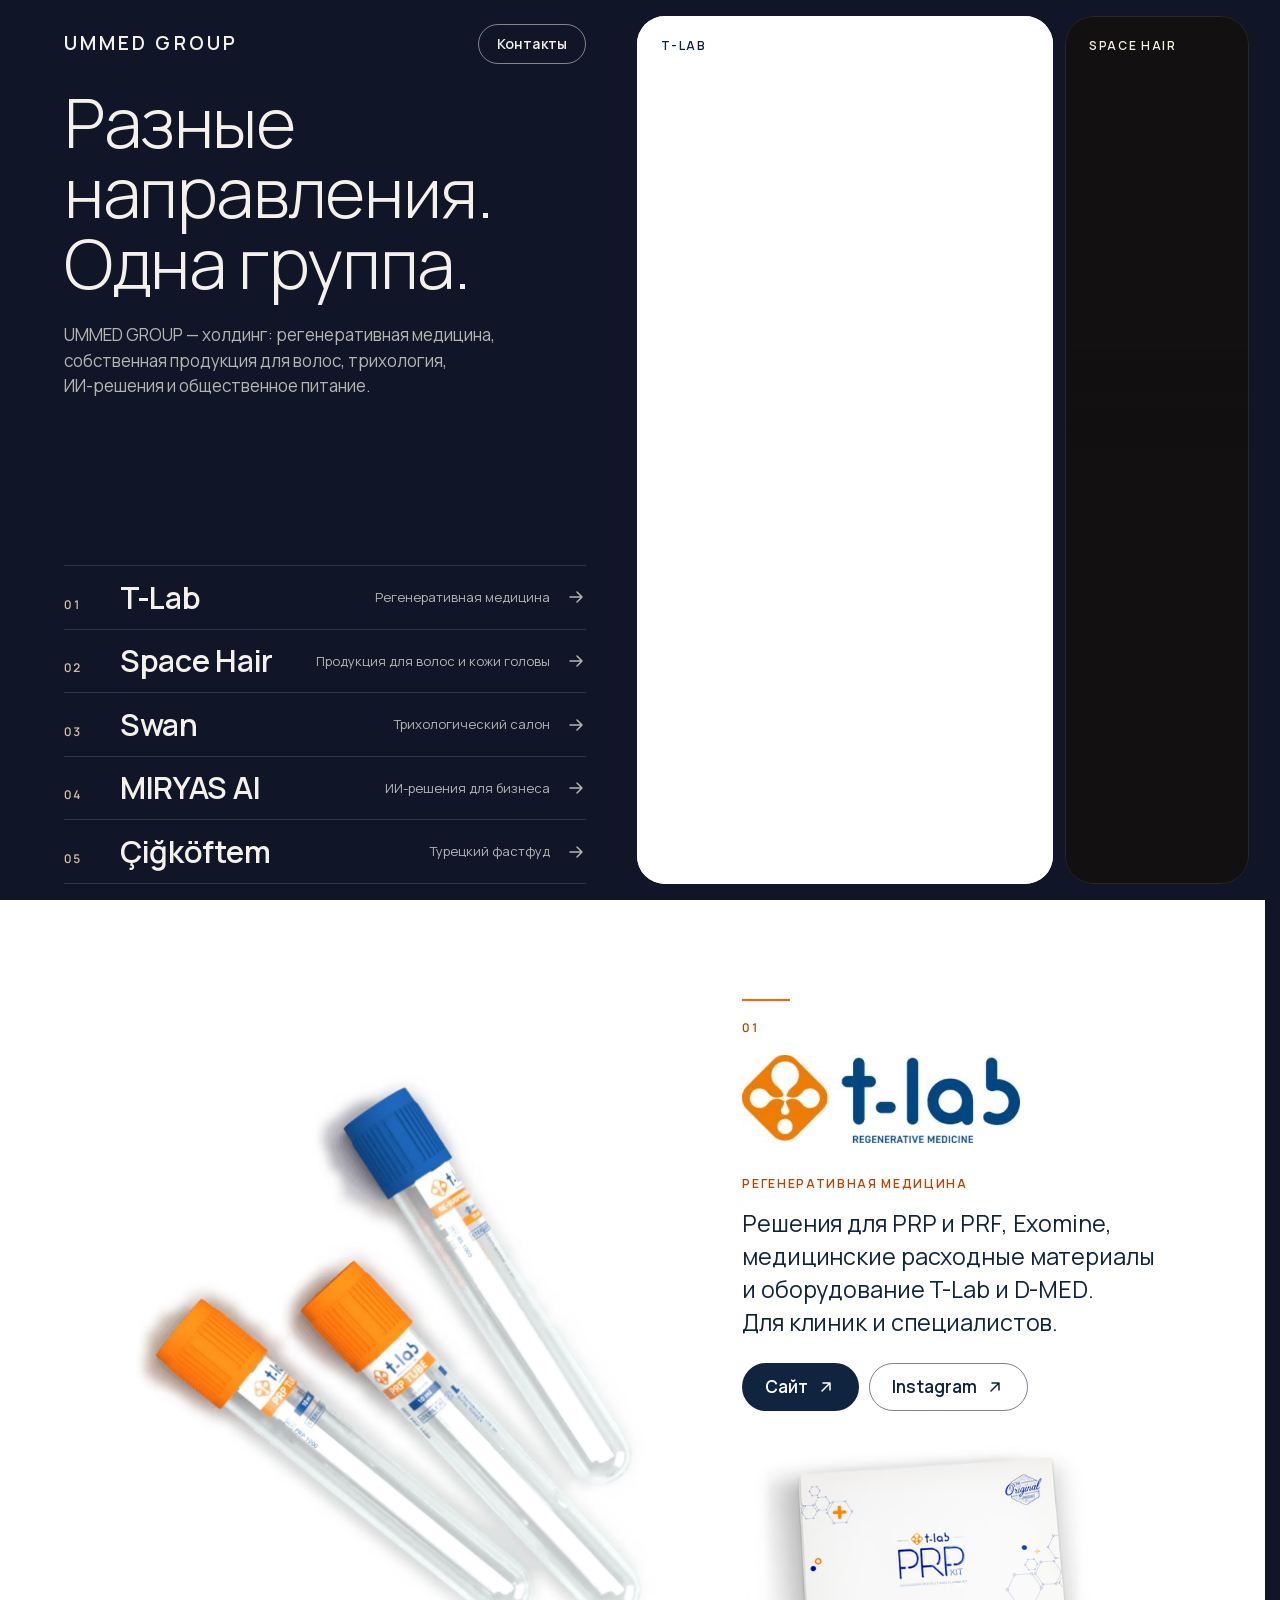
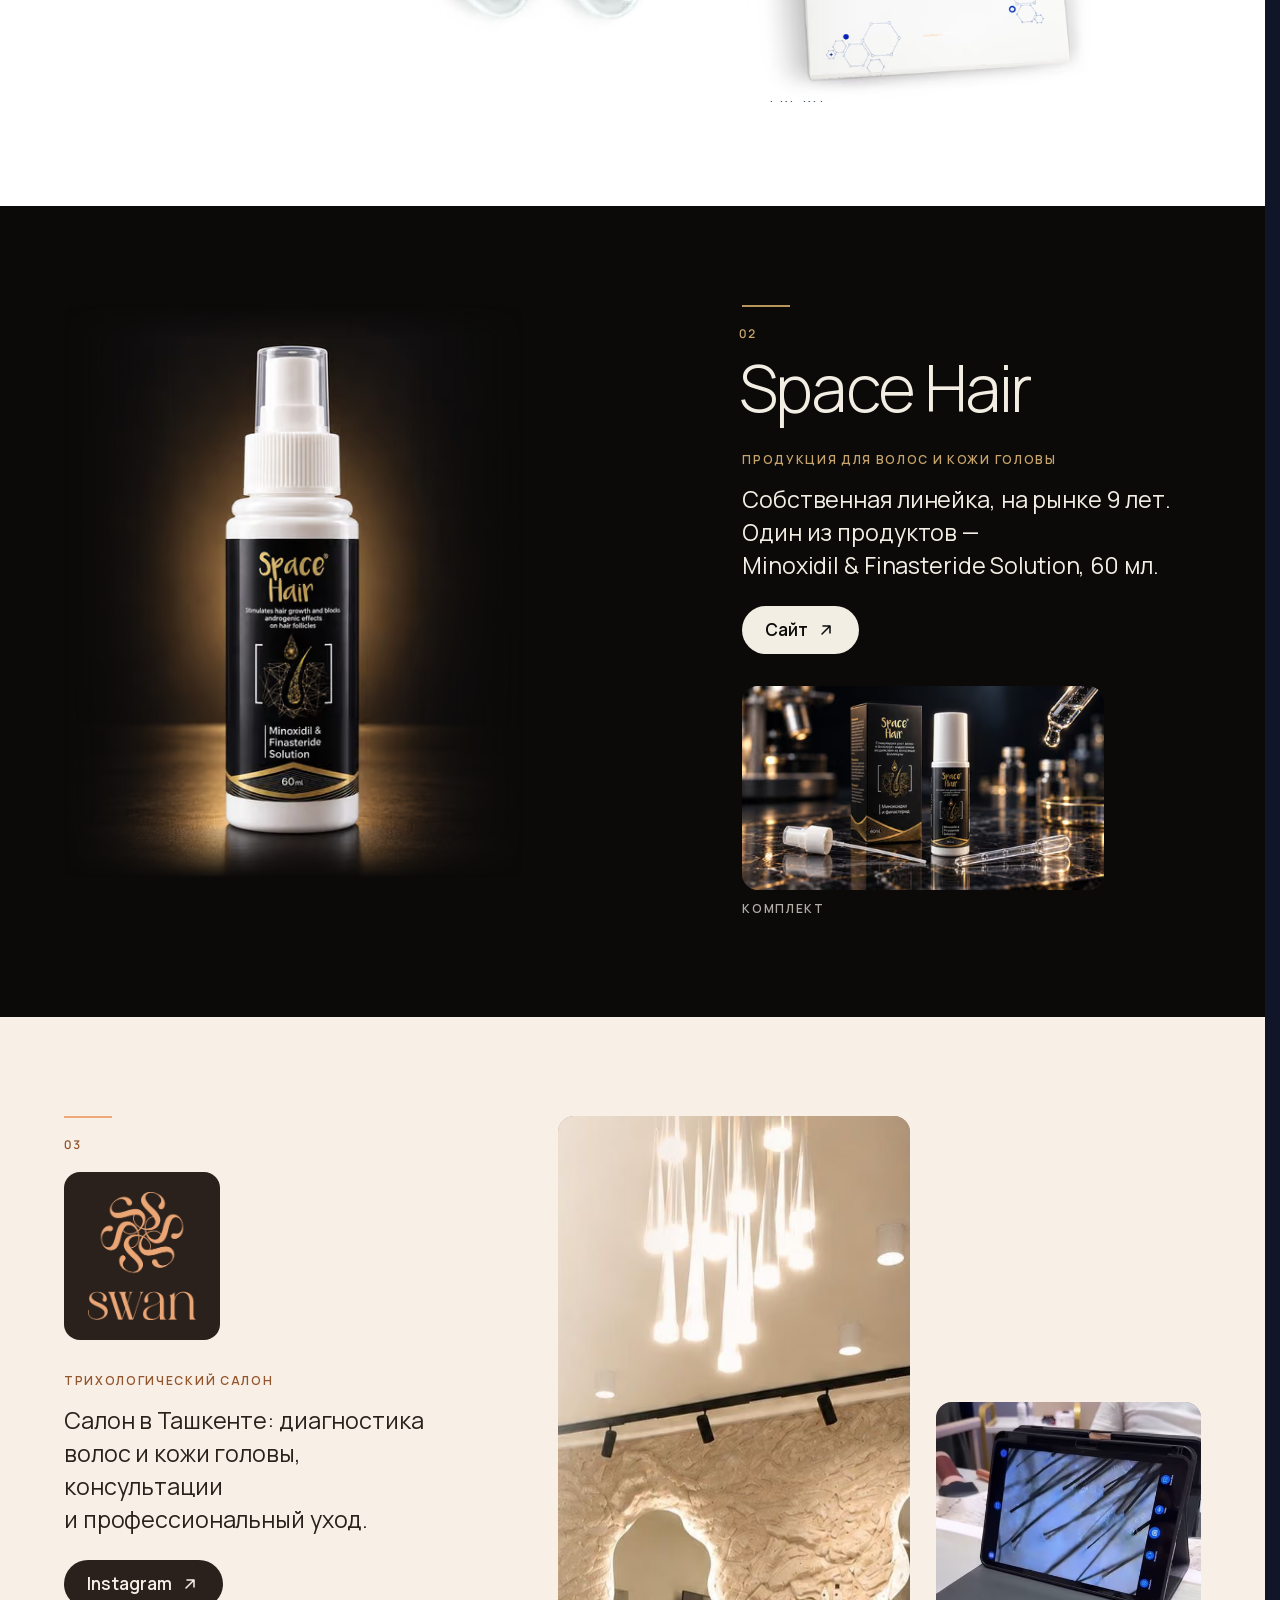
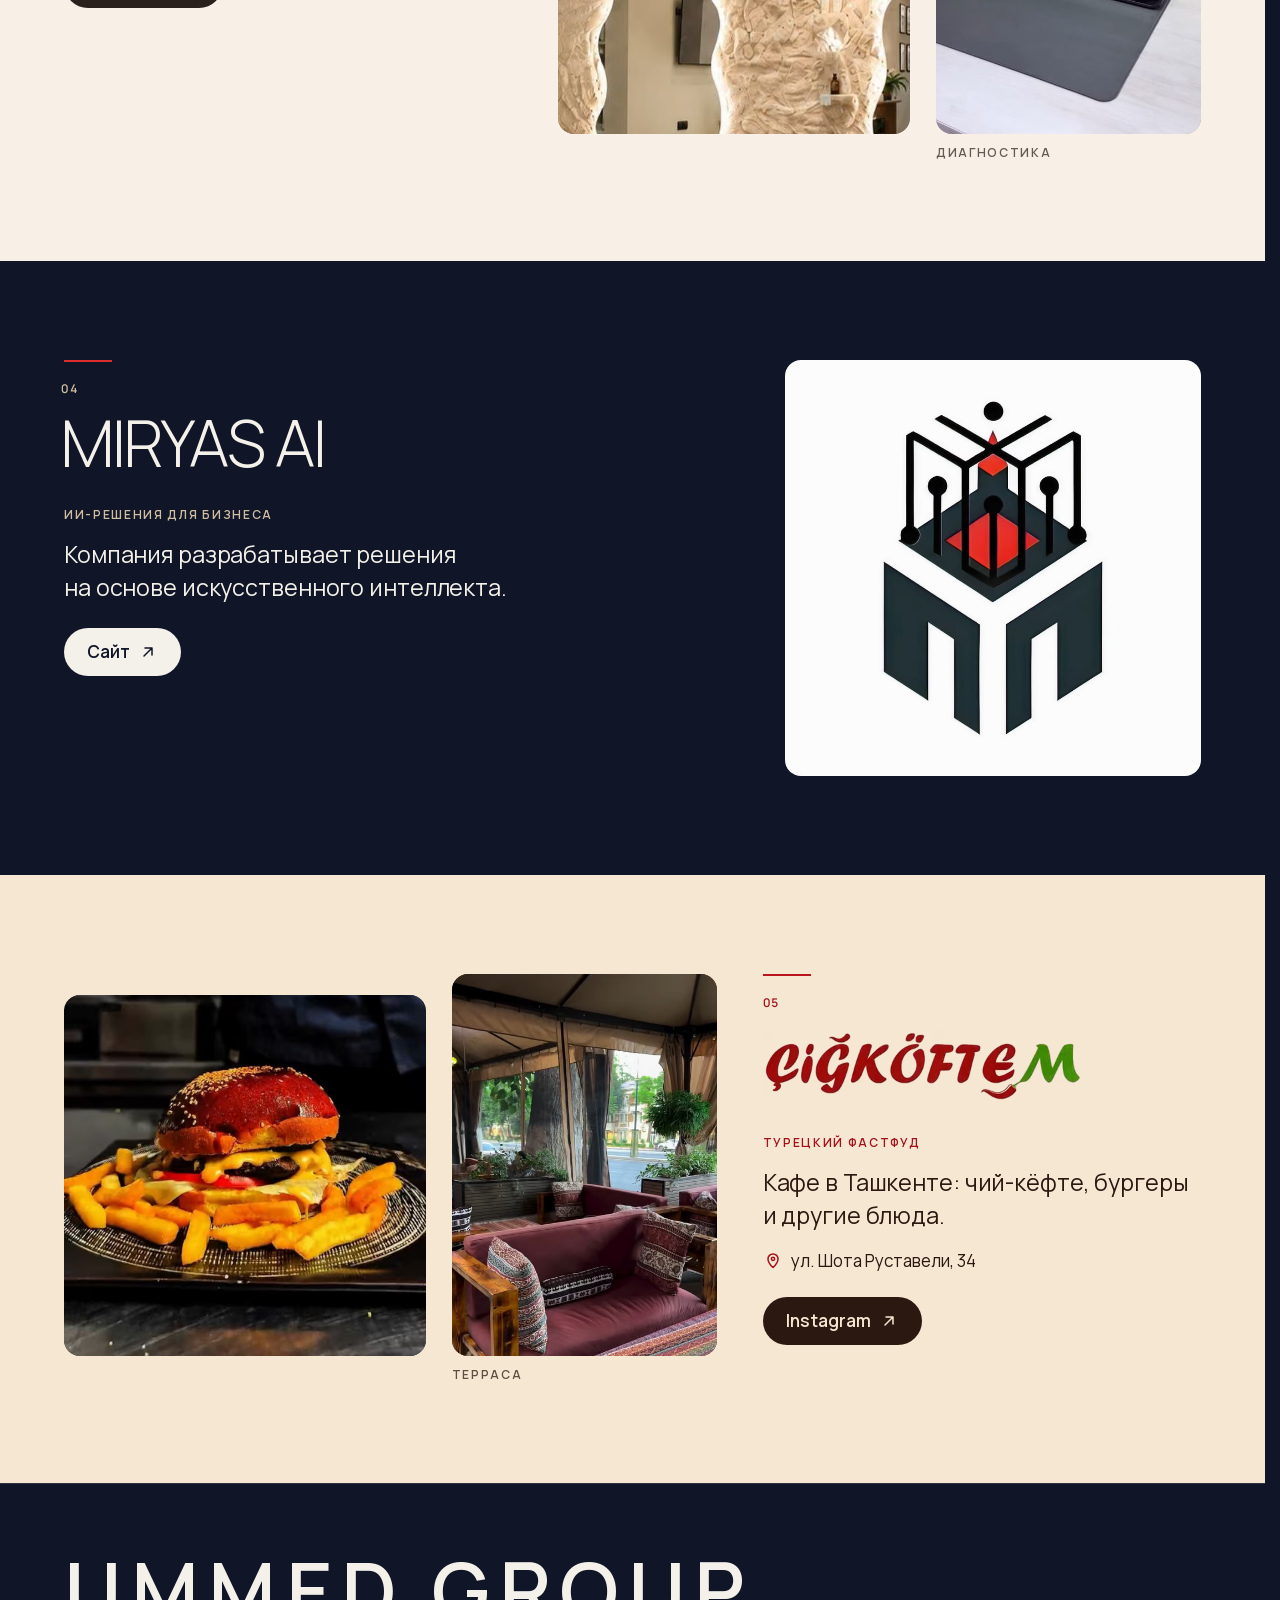
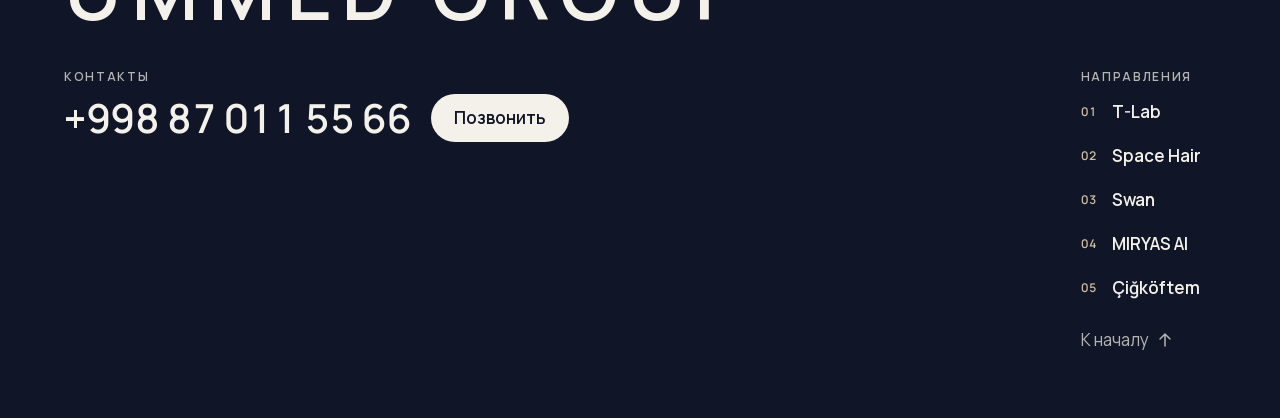
<file: group.html>
<!DOCTYPE html><html lang="ru" data-theme="dark" class="manrope_14d1eb38-module__iLh2pq__variable h-full antialiased"><head><meta charSet="utf-8"/><meta name="viewport" content="width=device-width, initial-scale=1, viewport-fit=cover"/><link rel="preload" href="/_next/static/media/6ab0db14f70d8ed6-s.p.13hnt-xgp82zk.woff2" as="font" crossorigin="" type="font/woff2"/><link rel="preload" href="/_next/static/media/a343f882a40d2cc9-s.p.1sj6eobyi31rd.woff2" as="font" crossorigin="" type="font/woff2"/><link rel="preload" href="/_next/static/media/d3fe2f289711ac3f-s.p.1l2zhvq5eocqf.woff2" as="font" crossorigin="" type="font/woff2"/><link rel="stylesheet" href="/_next/static/chunks/0la8-m1guslka.css" data-precedence="next"/><link rel="preload" as="script" fetchPriority="low" href="/_next/static/chunks/310vm2bl3xxpt.js"/><script src="/_next/static/chunks/2tswzwt7g9k6a.js" async=""></script><script src="/_next/static/chunks/39u3ld3zqxqqm.js" async=""></script><script src="/_next/static/chunks/10647oklcpsvw.js" async=""></script><script src="/_next/static/chunks/turbopack-3c_lt6bfvu0aq.js" async=""></script><script src="/_next/static/chunks/3fntmmi971322.js" async=""></script><script src="/_next/static/chunks/22i43cg4l4-dq.js" async=""></script><script src="/_next/static/chunks/10tqvzy8s-rbc.js" async=""></script><meta name="theme-color" content="#101627"/><meta name="color-scheme" content="dark"/><title>UMMED GROUP — направления холдинга</title><meta name="description" content="UMMED GROUP — холдинг: регенеративная медицина, собственная продукция для волос, трихология, ИИ-решения и общественное питание."/><link rel="canonical" href="https://ummed-group.github.io/group"/><meta property="og:title" content="UMMED GROUP — направления холдинга"/><meta property="og:description" content="UMMED GROUP — холдинг: регенеративная медицина, собственная продукция для волос, трихология, ИИ-решения и общественное питание."/><meta property="og:url" content="https://ummed-group.github.io/group"/><meta property="og:site_name" content="UMMED GROUP"/><meta property="og:locale" content="ru_RU"/><meta property="og:image" content="https://ummed-group.github.io/opengraph-image.png?16ccebe568530f17"/><meta property="og:image:type" content="image/png"/><meta property="og:image:width" content="1200"/><meta property="og:image:height" content="630"/><meta property="og:image:alt" content="UMMED GROUP: разные направления, одна группа"/><meta property="og:type" content="website"/><meta name="twitter:card" content="summary_large_image"/><meta name="twitter:title" content="UMMED GROUP — направления холдинга"/><meta name="twitter:description" content="UMMED GROUP — холдинг: регенеративная медицина, собственная продукция для волос, трихология, ИИ-решения и общественное питание."/><meta name="twitter:image" content="https://ummed-group.github.io/opengraph-image.png?16ccebe568530f17"/><meta name="twitter:image:alt" content="UMMED GROUP: разные направления, одна группа"/><meta name="twitter:image:type" content="image/png"/><meta name="twitter:image:width" content="1200"/><meta name="twitter:image:height" content="630"/><link rel="icon" href="/icon.svg?icon.2zponjdi3qjia.svg" sizes="any" type="image/svg+xml"/><link rel="apple-touch-icon" href="/apple-icon.png?77cb9d6d57eafe8d" type="image/png" sizes="180x180"/><meta name="next-size-adjust" content=""/><script src="/_next/static/chunks/0cz1d0mv5g_q7.js" noModule=""></script></head><body class="flex min-h-full flex-col"><div hidden=""><!--$--><!--/$--></div><main class="flex-1"><div class="hero" data-theme-section="dark"><header class="hero-head"><p class="brand-mark" lang="en">UMMED GROUP</p><a href="#contacts" class="btn btn-sm">Контакты</a></header><section aria-labelledby="hero-title" class="hero-copy"><h1 id="hero-title" class="hero-title">Разные направления. Одна группа.</h1><p class="hero-sub"><span lang="en">UMMED GROUP</span> — холдинг: регенеративная медицина, собственная продукция для волос, трихология, <span class="nw">ИИ-решения</span> и общественное питание.</p></section><section id="directions" aria-labelledby="directions-title" class="hero-index" tabindex="-1"><h2 id="directions-title" class="sr-only">Направления</h2><ol class="index"><li><a href="#g-tlab" class="index-row" data-brand="tlab"><span class="index-num">01</span><span class="index-name" lang="en">T-Lab</span><span class="index-cat">Регенеративная медицина</span><svg aria-hidden="true" focusable="false" viewBox="0 0 20 20" width="20" height="20" fill="none" stroke="currentColor" stroke-width="1.5" stroke-linecap="round" stroke-linejoin="round" class="index-arrow"><path d="M4 10h12M11 5l5 5-5 5"></path></svg></a></li><li><a href="#g-spacehair" class="index-row" data-brand="spacehair"><span class="index-num">02</span><span class="index-name" lang="en">Space Hair</span><span class="index-cat">Продукция для волос и кожи головы</span><svg aria-hidden="true" focusable="false" viewBox="0 0 20 20" width="20" height="20" fill="none" stroke="currentColor" stroke-width="1.5" stroke-linecap="round" stroke-linejoin="round" class="index-arrow"><path d="M4 10h12M11 5l5 5-5 5"></path></svg></a></li><li><a href="#g-swan" class="index-row" data-brand="swan"><span class="index-num">03</span><span class="index-name" lang="en">Swan</span><span class="index-cat">Трихологический салон</span><svg aria-hidden="true" focusable="false" viewBox="0 0 20 20" width="20" height="20" fill="none" stroke="currentColor" stroke-width="1.5" stroke-linecap="round" stroke-linejoin="round" class="index-arrow"><path d="M4 10h12M11 5l5 5-5 5"></path></svg></a></li><li><a href="#g-miryas" class="index-row" data-brand="miryas"><span class="index-num">04</span><span class="index-name" lang="en">MIRYAS AI</span><span class="index-cat"><span class="nw">ИИ-решения</span> для бизнеса</span><svg aria-hidden="true" focusable="false" viewBox="0 0 20 20" width="20" height="20" fill="none" stroke="currentColor" stroke-width="1.5" stroke-linecap="round" stroke-linejoin="round" class="index-arrow"><path d="M4 10h12M11 5l5 5-5 5"></path></svg></a></li><li><a href="#g-cigkoftem" class="index-row" data-brand="cigkoftem"><span class="index-num">05</span><span class="index-name" lang="tr">Çiğköftem</span><span class="index-cat">Турецкий фастфуд</span><svg aria-hidden="true" focusable="false" viewBox="0 0 20 20" width="20" height="20" fill="none" stroke="currentColor" stroke-width="1.5" stroke-linecap="round" stroke-linejoin="round" class="index-arrow"><path d="M4 10h12M11 5l5 5-5 5"></path></svg></a></li></ol><dialog class="sheet" data-theme="dark" aria-labelledby="sheet-title"><div class="sheet-inner"><div class="sheet-handle" aria-hidden="true"></div><div class="sheet-head"><h2 id="sheet-title" class="sheet-title" tabindex="-1"></h2><button type="button" class="sheet-close" aria-label="Закрыть">Закрыть<svg aria-hidden="true" focusable="false" viewBox="0 0 20 20" width="20" height="20" fill="none" stroke="currentColor" stroke-width="1.5" stroke-linecap="round" stroke-linejoin="round"><path d="M5 5l10 10M15 5L5 15"></path></svg></button></div></div></dialog></section><div class="hero-scene"><div class="scene"><a class="scene-panel scene-main" href="#g-tlab" data-theme="tlab" style="--tile-bg:#FFFFFF"><figure class="stage stage-tall" style="background:#FFFFFF;--ow:0.65;--oh:0.68;--cx:0.495;--cy:0.49;--ar:1;--fill:0.96;--t-ow:0.47;--t-oh:0.72;--t-cx:0.4;--t-cy:0.5"><picture><source type="image/avif" srcSet="/img/tlab/tubes-480.avif 480w, /img/tlab/tubes-960.avif 960w, /img/tlab/tubes-1600.avif 1600w, /img/tlab/tubes-2400.avif 2400w" sizes="(min-width: 1024px) 76vw, 72vw" media="(min-width: 640px)"/><source type="image/webp" srcSet="/img/tlab/tubes-480.webp 480w, /img/tlab/tubes-960.webp 960w, /img/tlab/tubes-1600.webp 1600w, /img/tlab/tubes-2400.webp 2400w" sizes="(min-width: 1024px) 76vw, 72vw" media="(min-width: 640px)"/><img src="[data-uri]" width="2400" height="2400" alt="" loading="eager" fetchPriority="high" decoding="sync" class="stage-img" style="object-fit:contain;object-position:50% 50%"/></picture></figure><span class="scene-cap" lang="en">T-Lab</span></a><a class="scene-panel scene-accent" href="#g-spacehair" data-theme="black" style="--tile-bg:#121010"><figure class="plate" style="background:#121010"><picture><source type="image/avif" srcSet="/img/spacehair/front-480.avif 480w, /img/spacehair/front-960.avif 960w, /img/spacehair/front-1122.avif 1122w" sizes="30vw" media="(min-width: 640px)"/><source type="image/webp" srcSet="/img/spacehair/front-480.webp 480w, /img/spacehair/front-960.webp 960w, /img/spacehair/front-1122.webp 1122w" sizes="30vw" media="(min-width: 640px)"/><img src="[data-uri]" width="1122" height="1402" alt="" loading="eager" fetchPriority="auto" decoding="sync" class="plate-img " style="object-fit:cover;object-position:50% 50%"/></picture></figure><span class="scene-cap" lang="en">Space Hair</span></a></div></div></div><section id="g-tlab" tabindex="-1" class="g g-object" data-theme-section="tlab" aria-labelledby="g-tlab-title" style="--g-accent:#FF5F00"><div class="g-inner"><header class="g-head"><h2 id="g-tlab-title" class="g-name reveal g-name-sm"><span class="g-num">01</span> <span class="sr-only" lang="en">T-Lab</span></h2><div class="g-logo reveal" style="--logo-h:4.25rem;--logo-h-lg:5.5rem"><picture><source type="image/avif" srcSet="/img/tlab/logo-480.avif 480w, /img/tlab/logo-960.avif 960w, /img/tlab/logo-1600.avif 1600w" sizes="(min-width: 1024px) 278px, 215px"/><source type="image/webp" srcSet="/img/tlab/logo-480.webp 480w, /img/tlab/logo-960.webp 960w, /img/tlab/logo-1600.webp 1600w" sizes="(min-width: 1024px) 278px, 215px"/><img src="/img/tlab/logo-1600.webp" srcSet="/img/tlab/logo-480.webp 480w, /img/tlab/logo-960.webp 960w, /img/tlab/logo-1600.webp 1600w" sizes="(min-width: 1024px) 278px, 215px" width="1600" height="508" alt="" loading="lazy" fetchPriority="auto" decoding="async" style="object-fit:contain;object-position:50% 50%"/></picture></div></header><div class="g-main reveal reveal-photo"><figure class="stage g-shot g-shot-main" style="background:#FFFFFF;--ow:0.65;--oh:0.68;--cx:0.495;--cy:0.49;--ar:1;--fill:0.92"><picture><source type="image/avif" srcSet="/img/tlab/tubes-480.avif 480w, /img/tlab/tubes-960.avif 960w, /img/tlab/tubes-1600.avif 1600w, /img/tlab/tubes-2400.avif 2400w" sizes="(min-width: 1024px) 80vw, 130vw"/><source type="image/webp" srcSet="/img/tlab/tubes-480.webp 480w, /img/tlab/tubes-960.webp 960w, /img/tlab/tubes-1600.webp 1600w, /img/tlab/tubes-2400.webp 2400w" sizes="(min-width: 1024px) 80vw, 130vw"/><img src="/img/tlab/tubes-2400.webp" srcSet="/img/tlab/tubes-480.webp 480w, /img/tlab/tubes-960.webp 960w, /img/tlab/tubes-1600.webp 1600w, /img/tlab/tubes-2400.webp 2400w" sizes="(min-width: 1024px) 80vw, 130vw" width="2400" height="2400" alt="Три пробирки T-Lab: две PRP Tube с оранжевыми крышками и одна с синей" loading="lazy" fetchPriority="auto" decoding="async" class="stage-img" style="object-fit:contain;object-position:50% 50%"/></picture></figure></div><div class="g-text"><p class="g-cat reveal">Регенеративная медицина</p><p class="g-blurb reveal">Решения для <span lang="en">PRP</span> и <span lang="en">PRF</span>, <span lang="en">Exomine</span>, медицинские расходные материалы и оборудование <span lang="en"><span class="nw">T-Lab</span></span> и <span lang="en"><span class="nw">D-MED</span></span>. Для клиник и специалистов.</p><div class="g-actions reveal"><a class="btn btn-primary" href="https://tlab.com.uz/" target="_blank" rel="noopener noreferrer" aria-label="Сайт T-Lab, в новой вкладке">Сайт<svg aria-hidden="true" focusable="false" viewBox="0 0 20 20" width="20" height="20" fill="none" stroke="currentColor" stroke-width="1.5" stroke-linecap="round" stroke-linejoin="round"><path d="M6 14L14 6M7 6h7v7"></path></svg></a><a class="btn " href="https://www.instagram.com/tlab.uz/" target="_blank" rel="noopener noreferrer" aria-label="Instagram T-Lab, в новой вкладке">Instagram<svg aria-hidden="true" focusable="false" viewBox="0 0 20 20" width="20" height="20" fill="none" stroke="currentColor" stroke-width="1.5" stroke-linecap="round" stroke-linejoin="round"><path d="M6 14L14 6M7 6h7v7"></path></svg></a></div></div><div class="g-extras"><figure class="g-extra reveal reveal-photo"><div class="stage g-shot" style="background:#FFFFFF;--ow:0.87;--oh:0.66;--cx:0.49;--cy:0.49;--ar:1;--fill:0.92"><picture><source type="image/avif" srcSet="/img/tlab/kit-480.avif 480w, /img/tlab/kit-960.avif 960w, /img/tlab/kit-1600.avif 1600w, /img/tlab/kit-2000.avif 2000w" sizes="(min-width: 1024px) 34vw, 96vw"/><source type="image/webp" srcSet="/img/tlab/kit-480.webp 480w, /img/tlab/kit-960.webp 960w, /img/tlab/kit-1600.webp 1600w, /img/tlab/kit-2000.webp 2000w" sizes="(min-width: 1024px) 34vw, 96vw"/><img src="/img/tlab/kit-2000.webp" srcSet="/img/tlab/kit-480.webp 480w, /img/tlab/kit-960.webp 960w, /img/tlab/kit-1600.webp 1600w, /img/tlab/kit-2000.webp 2000w" sizes="(min-width: 1024px) 34vw, 96vw" width="2000" height="2000" alt="Коробка T-Lab PRP Kit" loading="lazy" fetchPriority="auto" decoding="async" class="stage-img" style="object-fit:contain;object-position:50% 50%"/></picture></div><figcaption class="g-caption"><span lang="en">PRP Kit</span></figcaption></figure></div></div></section><section id="g-spacehair" tabindex="-1" class="g g-showcase" data-theme-section="black" aria-labelledby="g-spacehair-title" style="--g-accent:#B8955A"><div class="g-inner"><header class="g-head"><h2 id="g-spacehair-title" class="g-name reveal "><span class="g-num">02</span> <span lang="en">Space Hair</span></h2></header><div class="g-main reveal reveal-photo"><figure class="plate g-shot g-shot-main" style="background:#121010"><picture><source type="image/avif" srcSet="/img/spacehair/front-480.avif 480w, /img/spacehair/front-960.avif 960w, /img/spacehair/front-1122.avif 1122w" sizes="(min-width: 1024px) 34vw, 92vw"/><source type="image/webp" srcSet="/img/spacehair/front-480.webp 480w, /img/spacehair/front-960.webp 960w, /img/spacehair/front-1122.webp 1122w" sizes="(min-width: 1024px) 34vw, 92vw"/><img src="/img/spacehair/front-1122.webp" srcSet="/img/spacehair/front-480.webp 480w, /img/spacehair/front-960.webp 960w, /img/spacehair/front-1122.webp 1122w" sizes="(min-width: 1024px) 34vw, 92vw" width="1122" height="1402" alt="Флакон Space Hair Minoxidil &amp; Finasteride Solution, 60 мл, на тёмном фоне" loading="lazy" fetchPriority="auto" decoding="async" class="plate-img " style="object-fit:cover;object-position:50% 50%"/></picture></figure></div><div class="g-text"><p class="g-cat reveal">Продукция для волос и кожи головы</p><p class="g-blurb reveal">Собственная линейка, на рынке 9 лет. Один из продуктов — <span lang="en">Minoxidil &amp; Finasteride Solution</span>, 60 мл.</p><div class="g-actions reveal"><a class="btn btn-primary" href="https://spacehair.net/" target="_blank" rel="noopener noreferrer" aria-label="Сайт Space Hair, в новой вкладке">Сайт<svg aria-hidden="true" focusable="false" viewBox="0 0 20 20" width="20" height="20" fill="none" stroke="currentColor" stroke-width="1.5" stroke-linecap="round" stroke-linejoin="round"><path d="M6 14L14 6M7 6h7v7"></path></svg></a></div></div><div class="g-extras"><figure class="g-extra reveal reveal-photo"><div class="plate g-shot" style="background:#24201F"><picture><source type="image/avif" srcSet="/img/spacehair/set-480.avif 480w, /img/spacehair/set-960.avif 960w, /img/spacehair/set-1672.avif 1672w" sizes="(min-width: 1024px) 30vw, 92vw"/><source type="image/webp" srcSet="/img/spacehair/set-480.webp 480w, /img/spacehair/set-960.webp 960w, /img/spacehair/set-1672.webp 1672w" sizes="(min-width: 1024px) 30vw, 92vw"/><img src="/img/spacehair/set-1672.webp" srcSet="/img/spacehair/set-480.webp 480w, /img/spacehair/set-960.webp 960w, /img/spacehair/set-1672.webp 1672w" sizes="(min-width: 1024px) 30vw, 92vw" width="1672" height="941" alt="Коробка, флакон, распылитель и пипетка Space Hair на чёрном мраморе" loading="lazy" fetchPriority="auto" decoding="async" class="plate-img " style="object-fit:cover;object-position:50% 50%"/></picture></div><figcaption class="g-caption">Комплект</figcaption></figure></div></div></section><section id="g-swan" tabindex="-1" class="g g-salon" data-theme-section="swan" aria-labelledby="g-swan-title" style="--g-accent:#EDA876"><div class="g-inner"><header class="g-head"><h2 id="g-swan-title" class="g-name reveal g-name-sm"><span class="g-num">03</span> <span class="sr-only" lang="en">Swan</span></h2><div class="g-logo reveal" style="--logo-h:5.5rem;--logo-h-lg:8rem"><picture><source type="image/avif" srcSet="/img/swan/logo-480.avif 480w, /img/swan/logo-960.avif 960w, /img/swan/logo-1600.avif 1600w" sizes="(min-width: 1024px) 109px, 75px"/><source type="image/webp" srcSet="/img/swan/logo-480.webp 480w, /img/swan/logo-960.webp 960w, /img/swan/logo-1600.webp 1600w" sizes="(min-width: 1024px) 109px, 75px"/><img src="/img/swan/logo-1600.webp" srcSet="/img/swan/logo-480.webp 480w, /img/swan/logo-960.webp 960w, /img/swan/logo-1600.webp 1600w" sizes="(min-width: 1024px) 109px, 75px" width="1600" height="1891" alt="" loading="lazy" fetchPriority="auto" decoding="async" style="object-fit:contain;object-position:50% 50%"/></picture></div></header><div class="g-main reveal reveal-photo"><figure class="plate g-shot g-shot-main" style="background:#B19B83"><picture><source type="image/avif" srcSet="/img/swan/interior-470.avif 470w" sizes="(min-width: 1024px) 352px, 52vw"/><source type="image/webp" srcSet="/img/swan/interior-470.webp 470w" sizes="(min-width: 1024px) 352px, 52vw"/><img src="/img/swan/interior-470.webp" srcSet="/img/swan/interior-470.webp 470w" sizes="(min-width: 1024px) 352px, 52vw" width="470" height="825" alt="Салон Swan: подвесные светильники и зеркало в рельефной стене" loading="lazy" fetchPriority="auto" decoding="async" class="plate-img " style="object-fit:cover;object-position:50% 50%"/></picture></figure></div><div class="g-text"><p class="g-cat reveal">Трихологический салон</p><p class="g-blurb reveal">Салон в Ташкенте: диагностика волос и кожи головы, консультации и профессиональный уход.</p><div class="g-actions reveal"><a class="btn btn-primary" href="https://www.instagram.com/swan_uz/" target="_blank" rel="noopener noreferrer" aria-label="Instagram Swan, в новой вкладке">Instagram<svg aria-hidden="true" focusable="false" viewBox="0 0 20 20" width="20" height="20" fill="none" stroke="currentColor" stroke-width="1.5" stroke-linecap="round" stroke-linejoin="round"><path d="M6 14L14 6M7 6h7v7"></path></svg></a></div></div><div class="g-extras"><figure class="g-extra reveal reveal-photo"><div class="plate g-shot" style="background:#9A95A0"><picture><source type="image/avif" srcSet="/img/swan/diagnostics-480.avif 480w, /img/swan/diagnostics-720.avif 720w" sizes="(min-width: 1024px) 288px, 40vw"/><source type="image/webp" srcSet="/img/swan/diagnostics-480.webp 480w, /img/swan/diagnostics-720.webp 720w" sizes="(min-width: 1024px) 288px, 40vw"/><img src="/img/swan/diagnostics-720.webp" srcSet="/img/swan/diagnostics-480.webp 480w, /img/swan/diagnostics-720.webp 720w" sizes="(min-width: 1024px) 288px, 40vw" width="720" height="900" alt="Увеличенное изображение волос и кожи головы на экране планшета" loading="lazy" fetchPriority="auto" decoding="async" class="plate-img " style="object-fit:cover;object-position:50% 50%"/></picture></div><figcaption class="g-caption">Диагностика</figcaption></figure></div></div></section><section id="g-miryas" tabindex="-1" class="g g-mark" data-theme-section="dark" aria-labelledby="g-miryas-title" style="--g-accent:#DD2C2D"><div class="g-inner"><header class="g-head"><h2 id="g-miryas-title" class="g-name reveal "><span class="g-num">04</span> <span lang="en">MIRYAS AI</span></h2></header><div class="g-main reveal reveal-photo"><figure class="plate g-shot g-shot-main" style="background:#FCFCFC"><picture><source type="image/avif" srcSet="/img/miryas/logo-480.avif 480w, /img/miryas/logo-960.avif 960w, /img/miryas/logo-1352.avif 1352w" sizes="(min-width: 1024px) 22vw, 56vw"/><source type="image/webp" srcSet="/img/miryas/logo-480.webp 480w, /img/miryas/logo-960.webp 960w, /img/miryas/logo-1352.webp 1352w" sizes="(min-width: 1024px) 22vw, 56vw"/><img src="/img/miryas/logo-1352.webp" srcSet="/img/miryas/logo-480.webp 480w, /img/miryas/logo-960.webp 960w, /img/miryas/logo-1352.webp 1352w" sizes="(min-width: 1024px) 22vw, 56vw" width="1352" height="1970" alt="Знак MIRYAS AI" loading="lazy" fetchPriority="auto" decoding="async" class="plate-img " style="object-fit:contain;object-position:50% 50%"/></picture></figure></div><div class="g-text"><p class="g-cat reveal"><span class="nw">ИИ-решения</span> для бизнеса</p><p class="g-blurb reveal">Компания разрабатывает решения на основе искусственного интеллекта.</p><div class="g-actions reveal"><a class="btn btn-primary" href="https://miryas.ai/" target="_blank" rel="noopener noreferrer" aria-label="Сайт MIRYAS AI, в новой вкладке">Сайт<svg aria-hidden="true" focusable="false" viewBox="0 0 20 20" width="20" height="20" fill="none" stroke="currentColor" stroke-width="1.5" stroke-linecap="round" stroke-linejoin="round"><path d="M6 14L14 6M7 6h7v7"></path></svg></a></div></div></div></section><section id="g-cigkoftem" tabindex="-1" class="g g-feast" data-theme-section="warm" aria-labelledby="g-cigkoftem-title" style="--g-accent:#B9151F"><div class="g-inner"><header class="g-head"><h2 id="g-cigkoftem-title" class="g-name reveal g-name-sm"><span class="g-num">05</span> <span class="sr-only" lang="tr">Çiğköftem</span></h2><div class="g-logo reveal" style="--logo-h:3rem;--logo-h-lg:4.5rem"><picture><source type="image/avif" srcSet="/img/cigkoftem/logo-480.avif 480w, /img/cigkoftem/logo-639.avif 639w" sizes="(min-width: 1024px) 320px, 213px"/><source type="image/webp" srcSet="/img/cigkoftem/logo-480.webp 480w, /img/cigkoftem/logo-639.webp 639w" sizes="(min-width: 1024px) 320px, 213px"/><img src="/img/cigkoftem/logo-639.webp" srcSet="/img/cigkoftem/logo-480.webp 480w, /img/cigkoftem/logo-639.webp 639w" sizes="(min-width: 1024px) 320px, 213px" width="639" height="144" alt="" loading="lazy" fetchPriority="auto" decoding="async" style="object-fit:contain;object-position:50% 50%"/></picture></div></header><div class="g-main reveal reveal-photo"><figure class="plate g-shot g-shot-main" style="background:#4E4C49"><picture><source type="image/avif" srcSet="/img/cigkoftem/burger-480.avif 480w, /img/cigkoftem/burger-720.avif 720w" sizes="(min-width: 1024px) 416px, 54vw"/><source type="image/webp" srcSet="/img/cigkoftem/burger-480.webp 480w, /img/cigkoftem/burger-720.webp 720w" sizes="(min-width: 1024px) 416px, 54vw"/><img src="/img/cigkoftem/burger-720.webp" srcSet="/img/cigkoftem/burger-480.webp 480w, /img/cigkoftem/burger-720.webp 720w" sizes="(min-width: 1024px) 416px, 54vw" width="720" height="900" alt="Бургер с сыром и картофель фри на тарелке в кафе Çiğköftem" loading="lazy" fetchPriority="auto" decoding="async" class="plate-img " style="object-fit:cover;object-position:50% 76%"/></picture></figure></div><div class="g-text"><p class="g-cat reveal">Турецкий фастфуд</p><p class="g-blurb reveal">Кафе в Ташкенте: <span class="nw">чий-кёфте,</span> бургеры и другие блюда.</p><p class="g-address reveal"><svg aria-hidden="true" focusable="false" viewBox="0 0 20 20" width="20" height="20" fill="none" stroke="currentColor" stroke-width="1.5" stroke-linecap="round" stroke-linejoin="round"><path d="M10 17.5s5-4.6 5-8.6a5 5 0 1 0-10 0c0 4 5 8.6 5 8.6ZM10 10.4a1.6 1.6 0 1 0 0-3.2 1.6 1.6 0 0 0 0 3.2Z"></path></svg>ул. Шота Руставели, 34</p><div class="g-actions reveal"><a class="btn btn-primary" href="https://www.instagram.com/cigkoftem.uz/" target="_blank" rel="noopener noreferrer" aria-label="Instagram Çiğköftem, в новой вкладке">Instagram<svg aria-hidden="true" focusable="false" viewBox="0 0 20 20" width="20" height="20" fill="none" stroke="currentColor" stroke-width="1.5" stroke-linecap="round" stroke-linejoin="round"><path d="M6 14L14 6M7 6h7v7"></path></svg></a></div></div><div class="g-extras"><figure class="g-extra reveal reveal-photo"><div class="plate g-shot" style="background:#624137"><picture><source type="image/avif" srcSet="/img/cigkoftem/terrace-480.avif 480w, /img/cigkoftem/terrace-720.avif 720w" sizes="(min-width: 1024px) 288px, 38vw"/><source type="image/webp" srcSet="/img/cigkoftem/terrace-480.webp 480w, /img/cigkoftem/terrace-720.webp 720w" sizes="(min-width: 1024px) 288px, 38vw"/><img src="/img/cigkoftem/terrace-720.webp" srcSet="/img/cigkoftem/terrace-480.webp 480w, /img/cigkoftem/terrace-720.webp 720w" sizes="(min-width: 1024px) 288px, 38vw" width="720" height="1040" alt="Диваны с узорными подушками под навесом кафе Çiğköftem" loading="lazy" fetchPriority="auto" decoding="async" class="plate-img " style="object-fit:cover;object-position:50% 50%"/></picture></div><figcaption class="g-caption">Терраса</figcaption></figure></div></div></section></main><footer class="site-foot" data-theme-section="dark"><p class="brand-mark" lang="en">UMMED GROUP</p><div class="foot-row"><section id="contacts" class="foot-contacts" aria-labelledby="contacts-title" tabindex="-1"><h2 id="contacts-title" class="foot-label">Контакты</h2><ul class="foot-channels"><li><a href="tel:+998870115566"><span class="foot-channel">+998 87 011 55 66</span><span class="btn btn-primary foot-action">Позвонить</span></a></li></ul></section><nav class="foot-nav" aria-labelledby="foot-nav-title"><h2 id="foot-nav-title" class="foot-label">Направления</h2><ol class="foot-list"><li><a href="#g-tlab"><span class="foot-num">01</span><span lang="en">T-Lab</span></a></li><li><a href="#g-spacehair"><span class="foot-num">02</span><span lang="en">Space Hair</span></a></li><li><a href="#g-swan"><span class="foot-num">03</span><span lang="en">Swan</span></a></li><li><a href="#g-miryas"><span class="foot-num">04</span><span lang="en">MIRYAS AI</span></a></li><li><a href="#g-cigkoftem"><span class="foot-num">05</span><span lang="tr">Çiğköftem</span></a></li></ol><a class="foot-up" href="#directions">К началу<svg aria-hidden="true" focusable="false" viewBox="0 0 20 20" width="20" height="20" fill="none" stroke="currentColor" stroke-width="1.5" stroke-linecap="round" stroke-linejoin="round"><path d="M10 4v12M5 11l5 5 5-5"></path></svg></a></nav></div></footer><script type="application/ld+json">{"@context":"https://schema.org","@type":"Organization","name":"UMMED GROUP","description":"UMMED GROUP — холдинг: регенеративная медицина, собственная продукция для волос, трихология, ИИ-решения и общественное питание.","url":"https://ummed-group.github.io/group","telephone":"+998870115566"}</script><!--$--><!--/$--><script src="/_next/static/chunks/310vm2bl3xxpt.js" id="_R_" async=""></script><script>(self.__next_f=self.__next_f||[]).push([0])</script><script>self.__next_f.push([1,"1:\"$Sreact.fragment\"\n2:I[39756,[\"/_next/static/chunks/3fntmmi971322.js\"],\"default\"]\n3:I[37457,[\"/_next/static/chunks/3fntmmi971322.js\"],\"default\"]\n4:I[22016,[\"/_next/static/chunks/22i43cg4l4-dq.js\"],\"\"]\n5:I[89118,[\"/_next/static/chunks/10tqvzy8s-rbc.js\"],\"Directions\"]\nf:I[68027,[],\"default\",1]\n:HL[\"/_next/static/chunks/0la8-m1guslka.css\",\"style\"]\n:HL[\"/_next/static/media/6ab0db14f70d8ed6-s.p.13hnt-xgp82zk.woff2\",\"font\",{\"crossOrigin\":\"\",\"type\":\"font/woff2\"}]\n:HL[\"/_next/static/media/a343f882a40d2cc9-s.p.1sj6eobyi31rd.woff2\",\"font\",{\"crossOrigin\":\"\",\"type\":\"font/woff2\"}]\n:HL[\"/_next/static/media/d3fe2f289711ac3f-s.p.1l2zhvq5eocqf.woff2\",\"font\",{\"crossOrigin\":\"\",\"type\":\"font/woff2\"}]\nd:X\n0:{\"P\":null,\"c\":[\"\",\"group\"],\"q\":\"\",\"i\":false,\"f\":[[[\"\",{\"children\":[\"group\",{\"children\":[\"__PAGE__\",{},\"$undefined\",\"$undefined\",4608]},\"$undefined\",\"$undefined\",4608]},\"$undefined\",\"$undefined\",4624],[[\"$\",\"$1\",\"c\",{\"children\":[[[\"$\",\"link\",\"0\",{\"rel\":\"stylesheet\",\"href\":\"/_next/static/chunks/0la8-m1guslka.css\",\"precedence\":\"next\",\"crossOrigin\":\"$undefined\",\"nonce\":\"$undefined\"}]],[\"$\",\"html\",null,{\"lang\":\"ru\",\"data-theme\":\"dark\",\"className\":\"manrope_14d1eb38-module__iLh2pq__variable h-full antialiased\",\"children\":[\"$\",\"body\",null,{\"className\":\"flex min-h-full flex-col\",\"children\":[\"$\",\"$L2\",null,{\"parallelRouterKey\":\"children\",\"error\":\"$undefined\",\"errorStyles\":\"$undefined\",\"errorScripts\":\"$undefined\",\"template\":[\"$\",\"$L3\",null,{}],\"templateStyles\":\"$undefined\",\"templateScripts\":\"$undefined\",\"notFound\":[[\"$\",\"main\",null,{\"className\":\"flex flex-1 flex-col justify-center px-5 py-16 sm:px-8\",\"children\":[[\"$\",\"p\",null,{\"className\":\"brand-mark\",\"lang\":\"en\",\"children\":\"UMMED GROUP\"}],[\"$\",\"h1\",null,{\"className\":\"hero-title mt-8\",\"children\":\"Такой страницы нет\"}],[\"$\",\"p\",null,{\"className\":\"mt-5 max-w-[36ch] text-[1.0625rem] leading-relaxed text-fg-muted\",\"children\":\"Возможно, адрес набран с ошибкой.\"}],[\"$\",\"div\",null,{\"className\":\"mt-8 flex flex-wrap gap-3\",\"children\":[[\"$\",\"$L4\",null,{\"href\":\"/group\",\"className\":\"btn btn-primary\",\"children\":\"Все направления\"}],[\"$\",\"$L4\",null,{\"href\":\"/group#contacts\",\"className\":\"btn\",\"children\":\"Контакты\"}]]}]]}],[]],\"forbidden\":\"$undefined\",\"unauthorized\":\"$undefined\"}]}]}]]}],{\"children\":[[\"$\",\"$1\",\"c\",{\"children\":[null,[\"$\",\"$L2\",null,{\"parallelRouterKey\":\"children\",\"error\":\"$undefined\",\"errorStyles\":\"$undefined\",\"errorScripts\":\"$undefined\",\"template\":[\"$\",\"$L3\",null,{}],\"templateStyles\":\"$undefined\",\"templateScripts\":\"$undefined\",\"notFound\":\"$undefined\",\"forbidden\":\"$undefined\",\"unauthorized\":\"$undefined\"}]]}],{\"children\":[[\"$\",\"$1\",\"c\",{\"children\":[[[\"$\",\"main\",null,{\"className\":\"flex-1\",\"children\":[[\"$\",\"div\",null,{\"className\":\"hero\",\"data-theme-section\":\"dark\",\"children\":[[\"$\",\"header\",null,{\"className\":\"hero-head\",\"children\":[[\"$\",\"p\",null,{\"className\":\"brand-mark\",\"lang\":\"en\",\"children\":\"UMMED GROUP\"}],[\"$\",\"a\",null,{\"href\":\"#contacts\",\"className\":\"btn btn-sm\",\"children\":\"Контакты\"}]]}],[\"$\",\"section\",null,{\"aria-labelledby\":\"hero-title\",\"className\":\"hero-copy\",\"children\":[[\"$\",\"h1\",null,{\"id\":\"hero-title\",\"className\":\"hero-title\",\"children\":\"Разные направления. Одна группа.\"}],[\"$\",\"p\",null,{\"className\":\"hero-sub\",\"children\":[[\"\"],[\"$\",\"span\",\"1\",{\"lang\":\"en\",\"children\":[\"UMMED GROUP\"]}],[\" — холдинг: регенеративная медицина, собственная продукция для волос, трихология, \",[\"$\",\"span\",\"t2-1\",{\"className\":\"nw\",\"children\":\"ИИ-решения\"}],\" и общественное питание.\"]]}]]}],[\"$\",\"section\",null,{\"id\":\"directions\",\"aria-labelledby\":\"directions-title\",\"className\":\"hero-index\",\"tabIndex\":-1,\"children\":[[\"$\",\"h2\",null,{\"id\":\"directions-title\",\"className\":\"sr-only\",\"children\":\"Направления\"}],[\"$\",\"$L5\",null,{\"brands\":[{\"id\":\"tlab\",\"name\":\"T-Lab\",\"nameLang\":\"en\",\"category\":\"Регенеративная медицина\",\"blurb\":\"Решения для PRP и PRF, Exomine, медицинские расходные материалы и оборудование T-Lab и D-MED. Для клиник и специалистов.\",\"address\":null,\"links\":{\"site\":\"https://tlab.com.uz/\",\"instagram\":\"https://www.instagram.com/tlab.uz/\"},\"photo\":{\"key\":\"tlab/kit\",\"alt\":\"Коробка T-Lab PRP Kit\",\"role\":\"sheet\",\"product\":true,\"frame\":{\"cx\":0.49,\"cy\":0.49,\"w\":0.87,\"h\":0.66}}},{\"id\":\"spacehair\",\"name\":\"Space Hair\",\"nameLang\":\"en\",\"category\":\"Продукция для волос и кожи головы\",\"blurb\":\"Собственная линейка, на рынке 9 лет. Один из продуктов — Minoxidil \u0026 Finasteride Solution, 60 мл.\",\"address\":null,\"links\":{\"site\":\"https://spacehair.net/\",\"instagram\":null},\"photo\":{\"key\":\"spacehair/set\",\"alt\":\"Комплект Space Hair: коробка и флакон на чёрном мраморе\",\"role\":\"sheet\",\"position\":\"46% 50%\"}},{\"id\":\"swan\",\"name\":\"Swan\",\"nameLang\":\"en\",\"category\":\"Трихологический салон\",\"blurb\":\"Салон в Ташкенте: диагностика волос и кожи головы, консультации и профессиональный уход.\",\"address\":null,\"links\":{\"site\":null,\"instagram\":\"https://www.instagram.com/swan_uz/\"},\"photo\":{\"key\":\"swan/interior\",\"alt\":\"Салон Swan: зеркало в рельефной стене\",\"role\":\"sheet\",\"position\":\"50% 85%\",\"narrow\":true}},{\"id\":\"miryas\",\"name\":\"MIRYAS AI\",\"nameLang\":\"en\",\"category\":\"ИИ-решения для бизнеса\",\"blurb\":\"Компания разрабатывает решения на основе искусственного интеллекта.\",\"address\":null,\"links\":{\"site\":\"https://miryas.ai/\",\"instagram\":null},\"photo\":{\"key\":\"miryas/logo\",\"alt\":\"Знак MIRYAS AI\",\"role\":\"main\",\"product\":true}},{\"id\":\"cigkoftem\",\"name\":\"Çiğköftem\",\"nameLang\":\"tr\",\"category\":\"Турецкий фастфуд\",\"blurb\":\"Кафе в Ташкенте: чий-кёфте, бургеры и другие блюда.\",\"address\":\"ул. Шота Руставели, 34\",\"links\":{\"site\":null,\"instagram\":\"https://www.instagram.com/cigkoftem.uz/\"},\"photo\":{\"key\":\"cigkoftem/burger\",\"alt\":\"Бургер с сыром и картофель фри на тарелке в кафе Çiğköftem\",\"role\":\"main\",\"position\":\"50% 76%\"}}]}]]}],\"$L6\"]}],\"$L7\"]}],\"$L8\",\"$L9\",\"$La\"],[\"$Lb\"],\"$Lc\"]}],{},null,false,null]},null,false,\"$d\"]},null,false,null],\"$Le\",false]],\"m\":\"$undefined\",\"G\":[\"$f\",[\"$L10\"]],\"S\":true,\"h\":null,\"r\":\"$undefined\",\"s\":\"$undefined\",\"a\":\"$undefined\",\"l\":\"$undefined\",\"p\":\"$undefined\",\"d\":\"$undefined\",\"b\":\"9vSfUj2Kq-gYmV-vD5OkW\"}\n1b:I[96199,[\"/_next/static/chunks/10tqvzy8s-rbc.js\"],\"Reveal\"]\n1c:I[97367,[\"/_next/static/chunks/3fntmmi971322.js\"],\"OutletBoundary\"]\n1d:\"$Sreact.suspense\"\n1f:I[97367,[\"/_next/static/chunks/3fntmmi971322.js\"],\"ViewportBoundary\"]\n21:I[97367,[\"/_next/static/chunks/3fntmmi971322.js\"],\"MetadataBoundary\"]\n11:[[\"$\",\"source\",null,{\"type\":\"image/avif\",\"srcSet\":\"/img/tlab/tubes-480.avif 480w, /img/tlab/tubes-960.avif 960w, /img/tlab/tubes-1600.avif 1600w, /img/tlab/tubes-2400.avif 2400w\",\"sizes\":\"(min-width: 1024px) 76vw, 72vw\",\"media\":\"(min-width: 640px)\"}],[\"$\",\"source\",null,{\"type\":\"image/webp\",\"srcSet\":\"/img/tlab/tubes-480.webp 480w, /img/tlab/tubes-960.webp 960w, /img/tlab/tubes-1600.webp 1600w, /img/tlab/tubes-2400.webp 2400w\",\"sizes\":\"(min-width: 1024px) 76vw, 72vw\",\"media\":\"(min-width: 640px)\"}],[\"$\",\"img\",null,{\"src\":\"[data-uri]\",\"srcSet\":\"$undefined\",\"sizes\":\"$undefined\",\"width\":2400,\"height\":2400,\"alt\":\"\",\"loading\":\"eager\",\"fetchPriority\":\"high\",\"decoding\":\"sync\",\"className\":\"stage-img\",\"style\":{\"objectFit\":\"contain\",\"objectPosition\":\"50% 50%\"}}]]\n12:[[\"$\",\"source\",null,{\"type\":\"image/avif\",\"srcSet\":\"/img/spacehair/front-480.avif 480w, /img/spacehair/front-960.avif 960w, /img/spacehair/front-1122.avif 1122w\",\"sizes\":\"30vw\",\"media\":\"(min-width: 640px)\"}],[\"$\",\"source\",null,{\"type\":\"image/webp\",\"srcSet\":\"/img/spacehair/front-480.webp 480w, /img/spacehair/front-960.webp 960w, /img/spacehair/front-1122.webp 1122w\",\"sizes\":\"30vw\",\"media\":\"(min-width: 640px)\"}],[\"$\",\"img\",null,{\"src\":\"[data-uri]\",\"srcSet\":\"$undefined\",\"sizes\":\"$undefined\",\"width\":1122,\"height\":1402,\"alt\":\"\",\"loading\":\"eager\",\"fetchPriority\":\"auto\",\"decoding\":\"sync\",\"className\":\"plate-img \",\"style\":{\"objectFit\":\"cover\",\"objectPosition\":\"50% 50%\"}}]]\n6:[\"$\",\"div\",null,{\"className\":\"hero-scene\",\"children\":[\"$\",\"div\",null,{\"className\":\"scene\",\"children\":[[\"$\",\"a\",null,{\"className\":\"scene-panel scene-main\",\"href\":\"#g-tlab\",\"data-theme\":\"tlab\",\"style\":{\"--tile-bg\":\"#FFFFFF\"},\"children\":[[\"$\",\"figure\",null,{\"className\":\"stage stage-tall\",\"style\":{\"background\":\"#FFFFFF\",\"--ow\":0.65,\"--oh\":0.68,\"--cx\":0.495,\"--cy\":0.49,\"--ar\":1,\"--fill\":0.96,\"--t-ow\":0.47,\"--t-oh\":0.72,\"--t-cx\":0.4,\"--t-cy\":0.5},\"children\":[\"$\",\"picture\",null,{\"className\":\"$undefined\",\"children\":\"$11\"}]}],[\"$\",\"span\",null,{\"className\":\"scene-cap\",\"lang\":\"en\",\"children\":\"T-Lab\"}]]}],[\"$\",\"a\",null,{\"className\":\"scene-panel scene-accent\",\"href\":\"#g-spacehair\",\"data-theme\":\"black\",\"style\":{\"--tile-bg\":\"#121010\"},\"children\":[[\"$\",\"figure\",null,{\"className\":\"plate\",\"style\":{\"background\":\"#121010\"},\"children\":[\"$\",\"picture\",null,{\"className\":\"$undefined\",\"children\":\"$12\"}]}],[\"$\",\"span\",null,{\"className\":\"scene-cap\",\"lang\":\"en\",\"children\":\"Space Hair\"}]]}]]}]}]\n13:[[\"$\",\"source\",null,{\"type\":\"image/avif\",\"srcSet\":\"/img/tlab/logo-480.avif 480w, /img/tlab/logo-960.avif 960w, /img/tlab/logo-1600.avif 1600w\",\"sizes\":\"(min-width: 1024px) 278px, 215px\",\"media\":\"$undefined\"}],[\"$\",\"source\",null,{\"type\":\"image/webp\",\"srcSet\":\"/img/tlab/logo-480.webp 480w, /img/tlab/logo-960.webp 960w, /img/tlab/logo-1600.webp 1600w\",\"sizes\":\"(min-width: 1024px) 278px, 215px\",\"media\":\"$undefined\"}],[\"$\",\"img\",null,{\"src\":\"/img/tlab/logo-1600.webp\",\"srcSet\":\"/img/tlab/logo-480.webp 480w, /img/tlab/logo-960.webp 960w, /img/tlab/logo-1600.webp 1600w\",\"sizes\":\"(min-width: 1024px) 278px, 215px\",\"width\":1600,\"height\":508,\"alt\":\"\",\"loading\":\"lazy\",\"fetchPriority\":\"auto\",\"decoding\":\"async\",\"className\":\"$undefined\",\"style\":{\"objectFit\":\"contain\",\"objectPosition\":\"50% 50%\"}}]]\n14:[[\"$\",\"source\",null,{\"type\":\"image/avif\",\"srcSet\":\"/img/tlab/tubes-480.avif 480w, /img/tlab/tubes-960.avif 960w, /img/tlab/tubes-1600.avif 1600w, /img/tlab/tubes-2400.avif 2400w\",\"sizes\":\"(min-width: 1024px) 80vw, 130vw\",\"media\":\"$undefined\"}],[\"$\",\"source\",null,{\"type\":\"image/webp\",\"srcSet\":\"/img/tlab/tubes-480.webp 480w, /img/tlab/tubes-960.webp 960w, /img/tlab/tubes-1600.webp 1600w, /img/tlab/tubes-2400.webp 2400w\",\"sizes\":\"(min-width: 1024px) 80vw, 130vw\",\"media\":\"$undefined\"}],[\"$\",\"img\",null,{\"src\":\"/img/tlab/tubes-2400.webp\",\"srcSet\":\"/img/tlab/tubes-480.webp 480w, /img/tlab/tubes-960.webp 960w, /img/tlab/tubes-1600.webp 1600w, /img/tlab/tubes-2400.webp 2400w\",\"sizes\":\"(min-width: 1024px) 80vw, 130vw\",\"width\":2400,\"height\":2400,\"alt\":\"Три пробирки T-Lab: две PRP Tube с оранжевыми крышками и одна с синей\",\"loading\":\"lazy\",\"fetchPriority\":\"auto\",\"decoding\":\"async\",\"className\":\"stage-img\",\"style\":{\"objectFit\":\"contain\",\"objectPosition\":\"50% 50%\"}}]]\n15:[[\"$\",\"source\",null,{\"type\":\"image/avif\",\"srcSet\":\"/img/tlab/kit-480.avif 480w, /img/tlab/kit-960.avif 960w, /img/tlab/kit-1600.avif 1600w, /img/tlab/kit-2000.avif 2000w\",\"sizes\":\"(min-width: 1024px) 34vw, 96vw\",\"media\":\"$undefined\"}],[\"$\",\"source\",null,{\"type\":\"image/webp\",\"srcSet\":\"/img/tlab/kit-480.webp 480w, /img/tlab/kit-960.webp 960w, /img/tlab/kit-1600.webp 1600w, /img/tlab/kit-2000.webp 2000w\",\"sizes\":\"(min-width: 1024px) 34vw, 96vw\",\"media\":\"$undefined\"}],[\"$\",\"img\",null,{\"src\":\"/img/tlab/kit-2000.webp\",\"srcSet\":\"/img/tlab/kit-480.webp 480w, /img/tlab/kit-960.webp 960w, /img/tlab/kit-1600.webp 1600w, /img/tlab/kit-2000.webp 2000w\",\"sizes\":\"(min-width: 1024px) 34vw, 96vw\",\"width\":2000,\"height\":2000,\"alt\":\"Коробка T-Lab PRP Kit\",\"loading\":\"lazy\",\"fetchPriority\":\"auto\",\"decoding\":\"async\",\"className\":\"stage-img\",\"style\":{\"objectFit\":\"contain\",\"objectPosition\":\"50% 50%\"}}]]\n16:[[\"$\",\"source\",null,{\"type\":\"image/avif\",\"srcSet\":\"/img/spacehair/front-480.avif 480w, /img/spacehair/front-960.avif 960w, /img/spacehair/front-1122.avif 1122w\",\"sizes\":\"(min-width: 1024px) 34vw, 92vw\",\"media\":\"$undefined\"}],[\"$\",\"source\",null,{\"type\":\"image/webp\",\"srcSet\":\"/img/spacehair/front-480.webp 480w, /img/spacehair/front-960.webp 960w, /img/spacehair/front-1122.webp 1122w\",\"sizes\":\"(min-width: 1024px) 34vw, 92vw\",\"media\":\"$undefined\"}],[\"$\",\"img\",null,{\"src\":\"/img/spacehair/front-1122.webp\",\"srcSet\":\"/img/spacehair/front-480.webp 480w, /img/spacehair/front-960.webp 960w, /img/spacehair/front-1122.webp 1122w\",\"sizes\":\"(min-width: 1024px) 34vw, 92vw\",\"width\":1122,\"height\":1402,\"alt\":\"Флакон Space Hair Minoxidil \u0026 Finasteride Solution, 60 мл, на тёмном фоне\",\"loading\":\"lazy\",\"fetchPriority\":\"auto\",\"decoding\":\"async\",\"className\":\"plate-img \",\"style\":{\"objectFit\":\"cover\",\"objectPosition\":\"50% 50%\"}}]]\n7:[[\"$\",\"section\",\"tlab\",{\"id\":\"g-tlab\",\"tabIndex\":-1,\"className\":\"g g-object\",\"data-theme-section\":\"tlab\",\"aria-labelledby\":\"g-tlab-title\",\"style\":{\"--g-accent\":\"#FF5F00\"},\"children\":[\"$\",\"div\",null,{\"className\":\"g-inner\",\"children\":[[\"$\",\"header\",null,{\"className\":\"g-head\",\"children\":[[\"$\",\"h2\",null,{\"id\":\"g-tlab-title\",\"className\":\"g-name reveal g-name-sm\",\"children\":[[\"$\",\"span\",null,{\"className\":\"g-num\",\"children\":\"01\"}],\" \",[\"$\",\"span\",null,{\"className\":\"sr-only\",\"lang\":\"en\",\"children\":\"T-Lab\"}]]}],[\"$\",\"div\",null,{\"className\":\"g-logo reveal\",\"style\":{\"--logo-h\":\"4.25rem\",\"--logo-h-lg\":\"5.5rem\"},\"children\":[\"$\",\"picture\",null,{\"className\":\"$undefined\",\"children\":\"$13\"}]}]]}],[\"$\",\"div\",null,{\"className\":\"g-main reveal reveal-photo\",\"children\":[\"$\",\"figure\",null,{\"className\":\"stage g-shot g-shot-main\",\"style\":{\"background\":\"#FFFFFF\",\"--ow\":0.65,\"--oh\":0.68,\"--cx\":0.495,\"--cy\":0.49,\"--ar\":1,\"--fill\":0.92},\"children\":[\"$\",\"picture\",null,{\"className\":\"$undefined\",\"children\":\"$14\"}]}]}],[\"$\",\"div\",null,{\"className\":\"g-text\",\"children\":[[\"$\",\"p\",null,{\"className\":\"g-cat reveal\",\"children\":[[\"Регенеративная медицина\"]]}],[\"$\",\"p\",null,{\"className\":\"g-blurb reveal\",\"children\":[[\"Решения для \"],[\"$\",\"span\",\"1\",{\"lang\":\"en\",\"children\":[\"PRP\"]}],[\" и \"],[\"$\",\"span\",\"3\",{\"lang\":\"en\",\"children\":[\"PRF\"]}],[\", \"],[\"$\",\"span\",\"5\",{\"lang\":\"en\",\"children\":[\"Exomine\"]}],[\", медицинские расходные материалы и оборудование \"],[\"$\",\"span\",\"7\",{\"lang\":\"en\",\"children\":[\"\",[\"$\",\"span\",\"l7-1\",{\"className\":\"nw\",\"children\":\"T-Lab\"}],\"\"]}],[\" и \"],[\"$\",\"span\",\"9\",{\"lang\":\"en\",\"children\":[\"\",[\"$\",\"span\",\"l9-1\",{\"className\":\"nw\",\"children\":\"D-MED\"}],\"\"]}],[\". Для клиник и специалистов.\"]]}],null,[\"$\",\"div\",null,{\"className\":\"g-actions reveal\",\"children\":[[\"$\",\"a\",null,{\"className\":\"btn btn-primary\",\"href\":\"https://tlab.com.uz/\",\"target\":\"_blank\",\"rel\":\"noopener noreferrer\",\"aria-label\":\"Сайт T-Lab, в новой вкладке\",\"children\":[\"Сайт\",[\"$\",\"svg\",null,{\"aria-hidden\":\"true\",\"focusable\":\"false\",\"viewBox\":\"0 0 20 20\",\"width\":\"20\",\"height\":\"20\",\"fill\":\"none\",\"stroke\":\"currentColor\",\"strokeWidth\":\"1.5\",\"strokeLinecap\":\"round\",\"strokeLinejoin\":\"round\",\"className\":\"$undefined\",\"children\":[\"$\",\"path\",null,{\"d\":\"M6 14L14 6M7 6h7v7\"}]}]]}],[\"$\",\"a\",null,{\"className\":\"btn \",\"href\":\"https://www.instagram.com/tlab.uz/\",\"target\":\"_blank\",\"rel\":\"noopener noreferrer\",\"aria-label\":\"Instagram T-Lab, в новой вкладке\",\"children\":[\"Instagram\",[\"$\",\"svg\",null,{\"aria-hidden\":\"true\",\"focusable\":\"false\",\"viewBox\":\"0 0 20 20\",\"width\":\"20\",\"height\":\"20\",\"fill\":\"none\",\"stroke\":\"currentColor\",\"strokeWidth\":\"1.5\",\"strokeLinecap\":\"round\",\"strokeLinejoin\":\"round\",\"className\":\"$undefined\",\"children\":[\"$\",\"path\",null,{\"d\":\"M6 14L14 6M7 6h7v7\"}]}]]}]]}]]}],[\"$\",\"div\",null,{\"className\":\"g-extras\",\"children\":[[\"$\",\"figure\",\"tlab/kit\",{\"className\":\"g-extra reveal reveal-photo\",\"children\":[[\"$\",\"div\",null,{\"className\":\"stage g-shot\",\"style\":{\"background\":\"#FFFFFF\",\"--ow\":0.87,\"--oh\":0.66,\"--cx\":0.49,\"--cy\":0.49,\"--ar\":1,\"--fill\":0.92},\"children\":[\"$\",\"picture\",null,{\"className\":\"$undefined\",\"children\":\"$15\"}]}],[\"$\",\"figcaption\",null,{\"className\":\"g-caption\",\"children\":[[\"\"],[\"$\",\"span\",\"1\",{\"lang\":\"en\",\"children\":[\"PRP Kit\"]}],[\"\"]]}]]}]]}]]}]}],[\"$\",\"section\",\"spacehair\",{\"id\":\"g-spacehair\",\"tabIndex\":-1,\"className\":\"g g-showcase\",\"data-theme-section\":\"black\",\"aria-labelledby\":\"g-spacehair-title\",\"style\":{\"--g-accent\":\"#B8955A\"},\"children\":[\"$\",\"div\",null,{\"className\":\"g-inner\",\"children\":[[\"$\",\"header\",null,{\"className\":\"g-head\",\"children\":[[\"$\",\"h2\",null,{\"id\":\"g-spacehair-title\",\"className\":\"g-name reveal \",\"children\":[[\"$\",\"span\",null,{\"className\":\"g-num\",\"children\":\"02\"}],\" \",[\"$\",\"span\",null,{\"className\":\"$undefined\",\"lang\":\"en\",\"children\":\"Space Hair\"}]]}],null]}],[\"$\",\"div\",null,{\"className\":\"g-main reveal reveal-photo\",\"children\":[\"$\",\"figure\",null,{\"className\":\"plate g-shot g-shot-main\",\"style\":{\"background\":\"#121010\"},\"children\":[\"$\",\"picture\",null,{\"className\":\"$undefined\",\"children\":\"$16\"}]}]}],[\"$\",\"div\",null,{\"className\":\"g-text\",\"children\":[[\"$\",\"p\",null,{\"className\":\"g-cat reveal\",\"children\":[[\"Продукция для волос и кожи головы\"]]}],[\"$\",\"p\",null,{\"className\":\"g-blurb reveal\",\"children\":[[\"Собственная линейка, на рынке 9 лет. Один из продуктов — \"],[\"$\",\"span\",\"1\",{\"lang\":\"en\",\"children\":[\"Minoxidil \u0026 Finasteride Solution\"]}],[\", 60 мл.\"]]}],null,[\"$\",\"div\",null,{\"className\":\"g-actions reveal\",\"children\":[[\"$\",\"a\",null,{\"className\":\"btn btn-primary\",\"href\":\"https://spacehair.net/\",\"target\":\"_blank\",\"rel\":\"noopener noreferrer\",\"aria-label\":\"Сайт Space Hair, в новой вкладке\",\"children\":[\"Сайт\",[\"$\",\"svg\",null,{\"aria-hidden\":\"true\",\"focusable\":\"false\",\"viewBox\":\"0 0 20 20\",\"width\":\"20\",\"height\":\"20\",\"fill\":\"none\",\"stroke\":\"currentColor\",\"strokeWidth\":\"1.5\",\"strokeLinecap\":\"round\",\"strokeLinejoin\":\"round\",\"className\":\"$undefined\",\"children\":[\"$\",\"path\",null,{\"d\":\"M6 14L14 6M7 6h7v7\"}]}]]}],null]}]]}],\"$L17\"]}]}],\"$L18\",\"$L19\",\"$L1a\"]\n8:[\"$\",\"footer\",null,{\"className\":\"site-foot\",\"data-theme-section\":\"dark\",\"children\":[[\"$\",\"p\",null,{\"className\":\"brand-mark\",\"lang\":\"en\",\"children\":\"UMMED GROUP\"}],[\"$\",\"div\",null,{\"className\":\"foot-row\",\"children\":[[\"$\",\"section\",null,{\"id\":\"contacts\",\"className\":\"foot-contacts\",\"aria-labelledby\":\"contacts-title\",\"tabIndex\":-1,\"children\":[[\"$\",\"h2\",null,{\"id\":\"contacts-title\",\"className\":\"foot-label\",\"children\":\"Контакты\"}],[\"$\",\"ul\",null,{\"className\":\"foot-channels\",\"children\":[[\"$\",\"li\",\"tel:+998870115566\",{\"children\":[\"$\",\"a\",null,{\"href\":\"tel:+998870115566\",\"children\":[[\"$\",\"span\",null,{\"className\":\"foot-channel\",\"children\":\"+998 87 011 55 66\"}],[\"$\",\"span\",null,{\"className\":\"btn btn-primary foot-action\",\"children\":\"Позвонить\"}]]}]}]]}]]}],[\"$\",\"nav\",null,{\"className\":\"foot-nav\",\"aria-labelledby\":\"foot-nav-title\",\"children\":[[\"$\",\"h2\",null,{\"id\":\"foot-nav-title\",\"className\":\"foot-label\",\"children\":\"Направления\"}],[\"$\",\"ol\",null,{\"className\":\"foot-list\",\"children\":[[\"$\",\"li\",\"tlab\",{\"children\":[\"$\",\"a\",null,{\"href\":\"#g-tlab\",\"children\":[[\"$\",\"span\",null,{\"className\":\"foot-num\",\"children\":\"01\"}],[\"$\",\"span\",null,{\"lang\":\"en\",\"children\":\"T-Lab\"}]]}]}],[\"$\",\"li\",\"spacehair\",{\"children\":[\"$\",\"a\",null,{\"href\":\"#g-spacehair\",\"children\":[[\"$\",\"span\",null,{\"className\":\"foot-num\",\"children\":\"02\"}],[\"$\",\"span\",null,{\"lang\":\"en\",\"children\":\"Space Hair\"}]]}]}],[\"$\",\"li\",\"swan\",{\"children\":[\"$\",\"a\",null,{\"href\":\"#g-swan\",\"children\":[[\"$\",\"span\",null,{\"className\":\"foot-num\",\"children\":\"03\"}],[\"$\",\"span\",null,{\"lang\":\"en\",\"children\":\"Swan\"}]]}]}],[\"$\",\"li\",\"miryas\",{\"children\":[\"$\",\"a\",null,{\"href\":\"#g-miryas\",\"children\":[[\"$\",\"span\",null,{\"className\":\"foot-num\",\"children\":\"04\"}],[\"$\",\"span\",null,{\"lang\":\"en\",\"children\":\"MIRYAS AI\"}]]}]}],[\"$\",\"li\",\"cigkoftem\",{\"children\":[\"$\",\"a\",null,{\"href\":\"#g-cigkoftem\",\"children\":[[\"$\",\"span\",null,{\"className\":\"foot-num\",\"children\":\"05\"}],[\"$\",\"span\",null,{\"lang\":\"tr\",\"children\":\"Çiğköftem\"}]]}]}]]}],[\"$\",\"a\",null,{\"className\":\"foot-up\",\"href\":\"#directions\",\"children\":[\"К началу\",[\"$\",\"svg\",null,{\"aria-hidden\":\"true\",\"focusable\":\"false\",\"viewBox\":\"0 0 20 20\",\"width\":\"20\",\"height\":\"20\",\"fill\":\"none\",\"stroke\":\"currentColor\",\"strokeWidth\":\"1.5\",\"strokeLinecap\":\"round\",\"strokeLinejoin\":\"round\",\"className\":\"$undefined\",\"children\":[\"$\",\"path\",null,{\"d\":\"M10 4v12M5 11l5 5 5-5\"}]}]]}]]}]]}]]}]\n"])</script><script>self.__next_f.push([1,"9:[\"$\",\"script\",null,{\"type\":\"application/ld+json\",\"dangerouslySetInnerHTML\":{\"__html\":\"{\\\"@context\\\":\\\"https://schema.org\\\",\\\"@type\\\":\\\"Organization\\\",\\\"name\\\":\\\"UMMED GROUP\\\",\\\"description\\\":\\\"UMMED GROUP — холдинг: регенеративная медицина, собственная продукция для волос, трихология, ИИ-решения и общественное питание.\\\",\\\"url\\\":\\\"https://ummed-group.github.io/group\\\",\\\"telephone\\\":\\\"+998870115566\\\"}\"}}]\na:[\"$\",\"$L1b\",null,{}]\nb:[\"$\",\"script\",\"script-0\",{\"src\":\"/_next/static/chunks/10tqvzy8s-rbc.js\",\"async\":true,\"nonce\":\"$undefined\"}]\nc:[\"$\",\"$L1c\",null,{\"children\":[\"$\",\"$1d\",null,{\"name\":\"Next.MetadataOutlet\",\"children\":\"$@1e\"}]}]\ne:[\"$\",\"$1\",\"h\",{\"children\":[null,[\"$\",\"$L1f\",null,{\"children\":\"$L20\"}],[\"$\",\"div\",null,{\"hidden\":true,\"children\":[\"$\",\"$L21\",null,{\"children\":[\"$\",\"$1d\",null,{\"name\":\"Next.Metadata\",\"children\":\"$L22\"}]}]}],[\"$\",\"meta\",null,{\"name\":\"next-size-adjust\",\"content\":\"\"}]]}]\n10:[\"$\",\"link\",\"0\",{\"rel\":\"stylesheet\",\"href\":\"/_next/static/chunks/0la8-m1guslka.css\",\"precedence\":\"next\",\"crossOrigin\":\"$undefined\",\"nonce\":\"$undefined\"}]\nd:C\n23:[[\"$\",\"source\",null,{\"type\":\"image/avif\",\"srcSet\":\"/img/spacehair/set-480.avif 480w, /img/spacehair/set-960.avif 960w, /img/spacehair/set-1672.avif 1672w\",\"sizes\":\"(min-width: 1024px) 30vw, 92vw\",\"media\":\"$undefined\"}],[\"$\",\"source\",null,{\"type\":\"image/webp\",\"srcSet\":\"/img/spacehair/set-480.webp 480w, /img/spacehair/set-960.webp 960w, /img/spacehair/set-1672.webp 1672w\",\"sizes\":\"(min-width: 1024px) 30vw, 92vw\",\"media\":\"$undefined\"}],[\"$\",\"img\",null,{\"src\":\"/img/spacehair/set-1672.webp\",\"srcSet\":\"/img/spacehair/set-480.webp 480w, /img/spacehair/set-960.webp 960w, /img/spacehair/set-1672.webp 1672w\",\"sizes\":\"(min-width: 1024px) 30vw, 92vw\",\"width\":1672,\"height\":941,\"alt\":\"Коробка, флакон, распылитель и пипетка Space Hair на чёрном мраморе\",\"loading\":\"lazy\",\"fetchPriority\":\"auto\",\"decoding\":\"async\",\"className\":\"plate-img \",\"style\":{\"objectFit\":\"cover\",\"objectPosition\":\"50% 50%\"}}]]\n17:[\"$\",\"div\",null,{\"className\":\"g-extras\",\"children\":[[\"$\",\"figure\",\"spacehair/set\",{\"className\":\"g-extra reveal reveal-photo\",\"children\":[[\"$\",\"div\",null,{\"className\":\"plate g-shot\",\"style\":{\"background\":\"#24201F\"},\"children\":[\"$\",\"picture\",null,{\"className\":\"$undefined\",\"children\":\"$23\"}]}],[\"$\",\"figcaption\",null,{\"className\":\"g-caption\",\"children\":[[\"Комплект\"]]}]]}]]}]\n24:[[\"$\",\"source\",null,{\"type\":\"image/avif\",\"srcSet\":\"/img/swan/logo-480.avif 480w, /img/swan/logo-960.avif 960w, /img/swan/logo-1600.avif 1600w\",\"sizes\":\"(min-width: 1024px) 109px, 75px\",\"media\":\"$undefined\"}],[\"$\",\"source\",null,{\"type\":\"image/webp\",\"srcSet\":\"/img/swan/logo-480.webp 480w, /img/swan/logo-960.webp 960w, /img/swan/logo-1600.webp 1600w\",\"sizes\":\"(min-width: 1024px) 109px, 75px\",\"media\":\"$undefined\"}],[\"$\",\"img\",null,{\"src\":\"/img/swan/logo-1600.webp\",\"srcSet\":\"/img/swan/logo-480.webp 480w, /img/swan/logo-960.webp 960w, /img/swan/logo-1600.webp 1600w\",\"sizes\":\"(min-width: 1024px) 109px, 75px\",\"width\":1600,\"height\":1891,\"alt\":\"\",\"loading\":\"lazy\",\"fetchPriority\":\"auto\",\"decoding\":\"async\",\"className\":\"$undefined\",\"style\":{\"objectFit\":\"contain\",\"objectPosition\":\"50% 50%\"}}]]\n25:[[\"$\",\"source\",null,{\"type\":\"image/avif\",\"srcSet\":\"/img/swan/interior-470.avif 470w\",\"sizes\":\"(min-width: 1024px) 352px, 52vw\",\"media\":\"$undefined\"}],[\"$\",\"source\",null,{\"type\":\"image/webp\",\"srcSet\":\"/img/swan/interior-470.webp 470w\",\"sizes\":\"(min-width: 1024px) 352px, 52vw\",\"media\":\"$undefined\"}],[\"$\",\"img\",null,{\"src\":\"/img/swan/interior-470.webp\",\"srcSet\":\"/img/swan/interior-470.webp 470w\",\"sizes\":\"(min-width: 1024px) 352px, 52vw\",\"width\":470,\"height\":825,\"alt\":\"Салон Swan: подвесные светильники и зеркало в рельефной стене\",\"loading\":\"lazy\",\"fetchPriority\":\"auto\",\"decoding\":\"async\",\"className\":\"plate-img \",\"style\":{\"objectFit\":\"cover\",\"objectPosition\":\"50% 50%\"}}]]\n26:[[\"$\",\"source\",null,{\"type\":\"image/avif\",\"srcSet\":\"/img/swan/diagnostics-480.avif 480w, /img/swan/diagnostics-720.avif 720w\",\"sizes\":\"(min-width: 1024px) 288px, 40vw\",\"media\":\"$undefined\"}],[\"$\",\"source\",null,{\"type\":\"image/webp\",\"srcSet\":\"/img/swan/diagnostics-480.webp 480w, /img/swan/diagnostics-720.webp 720w\",\"sizes\":\"(min-width: 1024px) 288px, 40vw\",\"media\":\"$undefined\"}],[\"$\",\"img\",null,{\"src\":\"/img/swan/diagnostics-720.webp\",\"srcSet\":\"/img/swan/diagnostics-480.webp 480w, /img/swan/diagnostics-720.webp 720w\",\"sizes\":\"(min-width: 1024px) 288px, 40vw\",\"width\":720,\"height\":900,\"alt\":\"Увеличенное изображение волос и кожи головы на экране планшета\",\"loading\":\"lazy\",\"fetchPriority\":\"auto\",\"decoding\":\"async\",\"className\":\"plate-img \",\"style\":{\"objectFit\":\"cover\",\"objectPosition\":\"50% 50%\"}}]]\n18:[\"$\",\"section\",\"swan\",{\"id\":\"g-swan\",\"tabIndex\":-1,\"className\":\"g g-salon\",\"data-theme-section\":\"swan\",\"aria-labelledby\":\"g-swan-title\",\"style\":{\"--g-accent\":\"#EDA876\"},\"children\":[\"$\",\"div\",null,{\"className\":\"g-inner\",\"children\":[[\"$\",\"header\",null,{\"className\":\"g-head\",\"children\":[[\"$\",\"h2\",null,{\"id\":\"g-swan-title\",\"className\":\"g-name reveal g-name-sm\",\"children\":[[\"$\",\"span\",null,{\"className\":\"g-num\",\"children\":\"03\"}],\" \",[\"$\",\"span\",null,{\"className\":\"sr-only\",\"lang\":\"en\",\"children\":\"Swan\"}]]}],[\"$\",\"div\",null,{\"className\":\"g-logo reveal\",\"style\":{\"--logo-h\":\"5.5rem\",\"--logo-h-lg\":\"8rem\"},\"children\":[\"$\",\"picture\",null,{\"className\":\"$undefined\",\"children\":\"$24\"}]}]]}],[\"$\",\"div\",null,{\"className\":\"g-main reveal reveal-photo\",\"children\":[\"$\",\"figure\",null,{\"className\":\"plate g-shot g-shot-main\",\"style\":{\"background\":\"#B19B83\"},\"children\":[\"$\",\"picture\",null,{\"className\":\"$undefined\",\"children\":\"$25\"}]}]}],[\"$\",\"div\",null,{\"className\":\"g-text\",\"children\":[[\"$\",\"p\",null,{\"className\":\"g-cat reveal\",\"children\":[[\"Трихологический салон\"]]}],[\"$\",\"p\",null,{\"className\":\"g-blurb reveal\",\"children\":[[\"Салон в Ташкенте: диагностика волос и кожи головы, консультации и профессиональный уход.\"]]}],null,[\"$\",\"div\",null,{\"className\":\"g-actions reveal\",\"children\":[null,[\"$\",\"a\",null,{\"className\":\"btn btn-primary\",\"href\":\"https://www.instagram.com/swan_uz/\",\"target\":\"_blank\",\"rel\":\"noopener noreferrer\",\"aria-label\":\"Instagram Swan, в новой вкладке\",\"children\":[\"Instagram\",[\"$\",\"svg\",null,{\"aria-hidden\":\"true\",\"focusable\":\"false\",\"viewBox\":\"0 0 20 20\",\"width\":\"20\",\"height\":\"20\",\"fill\":\"none\",\"stroke\":\"currentColor\",\"strokeWidth\":\"1.5\",\"strokeLinecap\":\"round\",\"strokeLinejoin\":\"round\",\"className\":\"$undefined\",\"children\":[\"$\",\"path\",null,{\"d\":\"M6 14L14 6M7 6h7v7\"}]}]]}]]}]]}],[\"$\",\"div\",null,{\"className\":\"g-extras\",\"children\":[[\"$\",\"figure\",\"swan/diagnostics\",{\"className\":\"g-extra reveal reveal-photo\",\"children\":[[\"$\",\"div\",null,{\"className\":\"plate g-shot\",\"style\":{\"background\":\"#9A95A0\"},\"children\":[\"$\",\"picture\",null,{\"className\":\"$undefined\",\"children\":\"$26\"}]}],[\"$\",\"figcaption\",null,{\"className\":\"g-caption\",\"children\":[[\"Диагностика\"]]}]]}]]}]]}]}]\n27:[[\"$\",\"source\",null,{\"type\":\"image/avif\",\"srcSet\":\"/img/miryas/logo-480.avif 480w, /img/miryas/logo-960.avif 960w, /img/miryas/logo-1352.avif 1352w\",\"sizes\":\"(min-width: 1024px) 22vw, 56vw\",\"media\":\"$undefined\"}],[\"$\",\"source\",null,{\"type\":\"image/webp\",\"srcSet\":\"/img/miryas/logo-480.webp 480w, /img/miryas/logo-960.webp 960w, /img/miryas/logo-1352.webp 1352w\",\"sizes\":\"(min-width: 1024px) 22vw, 56vw\",\"media\":\"$undefined\"}],[\"$\",\"img\",null,{\"src\":\"/img/miryas/logo-1352.webp\",\"srcSet\":\"/img/miryas/logo-480.webp 480w, /img/miryas/logo-960.webp 960w, /img/miryas/logo-1352.webp 1352w\",\"sizes\":\"(min-width: 1024px) 22vw, 56vw\",\"width\":1352,\"height\":1970,\"alt\":\"Знак MIRYAS AI\",\"loading\":\"lazy\",\"fetchPriority\":\"auto\",\"decoding\":\"async\",\"className\":\"plate-img \",\"style\":{\"objectFit\":\"contain\",\"objectPosition\":\"50% 50%\"}}]]\n19:[\"$\",\"section\",\"miryas\",{\"id\":\"g-miryas\",\"tabIndex\":-1,\"className\":\"g g-mark\",\"data-theme-section\":\"dark\",\"aria-labelledby\":\"g-miryas-title\",\"style\":{\"--g-accent\":\"#DD2C2D\"},\"children\":[\"$\",\"div\",null,{\"className\":\"g-inner\",\"children\":[[\"$\",\"header\",null,{\"className\":\"g-head\",\"children\":[[\"$\",\"h2\",null,{\"id\":\"g-miryas-title\",\"className\":\"g-name reveal \",\"children\":[[\"$\",\"span\",null,{\"className\":\"g-num\",\"children\":\"04\"}],\" \",[\"$\",\"span\",null,{\"className\":\"$undefined\",\"lang\":\"en\",\"children\":\"MIRYAS AI\"}]]}],null]}],[\"$\",\"div\",null,{\"className\":\"g-main reveal reveal-photo\",\"children\":[\"$\",\"figure\",null,{\"className\":\"plate g-shot g-shot-main\",\"style\":{\"background\":\"#FCFCFC\"},\"children\":[\"$\",\"picture\",null,{\"className\":\"$undefined\",\"children\":\"$27\"}]}]}],[\"$\",\"div\",null,{\"className\":\"g-text\",\"children\":[[\"$\",\"p\",null,{\"className\":\"g-cat reveal\",\"children\":[[\"\",[\"$\",\"span\",\"t0-1\",{\"className\":\"nw\",\"children\":\"ИИ-решения\"}],\" для бизнеса\"]]}],[\"$\",\"p\",null,{\"className\":\"g-blurb reveal\",\"children\":[[\"Компания разрабатывает решения на основе искусственного интеллекта.\"]]}],null,[\"$\",\"div\",null,{\"className\":\"g-actions reveal\",\"children\":[[\"$\",\"a\",null,{\"className\":\"btn btn-primary\",\"href\":\"https://miryas.ai/\",\"target\":\"_blank\",\"rel\":\"noopener noreferrer\",\"aria-label\":\"Сайт MIRYAS AI, в новой вкладке\",\"children\":[\"Сайт\",[\"$\",\"svg\",null,{\"aria-hidden\":\"true\",\"focusable\":\"false\",\"viewBox\":\"0 0 20 20\",\"width\":\"20\",\"height\":\"20\",\"fill\":\"none\",\"stroke\":\"currentColor\",\"strokeWidth\":\"1.5\",\"strokeLinecap\":\"round\",\"strokeLinejoin\":\"round\",\"className\":\"$undefined\",\"children\":[\"$\",\"path\",null,{\"d\":\"M6 14L14 6M7 6h7v7\"}]}]]}],null]}]]}],false]}]}]\n2b:I[27201,[\"/_next/static/chunks/3fntmmi971322.js\"],\"IconMark\"]\n28:[[\"$\",\"source\",null,{\"type\":\"image/avif\",\"srcSet\":\"/img/cigkoftem/logo-480.avif 480w, /img/cigkoftem/logo-639.avif 639w\",\"sizes\":\"(min-width: 1024px) 320px, 213px\",\"media\":\"$undefined\"}],[\"$\",\"source\",null,{\"type\":\"image/webp\",\"srcSet\":\"/img/cigkoftem/logo-480.webp 480w, /img/cigkoftem/logo-639.webp 639w\",\"sizes\":\"(min-width: 1024px) 320px, 213px\",\"media\":\"$undefined\"}],[\"$\",\"img\",null,{\"src\":\"/img/cigkoftem/logo-639.webp\",\"srcSet\":\"/img/cigkoftem/logo-480.webp 480w, /img/cigkoftem/logo-639.webp 639w\",\"sizes\":\"(min-width: 1024px) 320px, 213px\",\"width\":639,\"height\":144,\"alt\":\"\",\"loading\":\"lazy\",\"fetchPriority\":\"auto\",\"decoding\":\"async\",\"className\":\"$undefined\",\"style\":{\"objectFit\":\"contain\",\"objectPosition\":\"50% 50%\"}}]]\n29:[[\"$\",\"source\",null,{\"type\":\"image/avif\",\"srcSet\":\"/img/cigkoftem/burger-480.avif 480w, /img/cigkoftem/burger-720.avif 720w\",\"sizes\":\"(min-width: 1024px) 416px, 54vw\",\"media\":\"$undefined\"}],[\"$\",\"source\",null,{\"type\":\"image/webp\",\"srcSet\":\"/img/cigkoftem/burger-480.webp 480w, /img/cigkoftem/burger-720.webp 720w\",\"sizes\":\"(min-width: 1024px) 416px, 54vw\",\"media\":\"$undefined\"}],[\"$\",\"img\",null,{\"src\":\"/img/cigkoftem/burger-720.webp\",\"srcSet\":\"/img/cigkoftem/burger-480.webp 480w, /img/cigkoftem/burger-720.webp 720w\",\"sizes\":\"(min-width: 1024px) 416px, 54vw\",\"width\":720,\"height\":900,\"alt\":\"Бургер с сыром и картофель фри на тарелке в кафе Çiğköftem\",\"loading\":\"lazy\",\"fetchPriority\":\"auto\",\"decoding\":\"async\",\"className\":\"plate-img \",\"style\":{\"objectFit\":\"cover\",\"objectPosition\":\"50% 76%\"}}]]\n2a:[[\"$\",\"source\",null,{\"type\":\"image/avif\",\"srcSet\":\"/img/cigkoftem/terrace-480.avif 480w, /img/cigkoftem/terrace-720.avif 720w\",\"sizes\":\"(min-width: 1024px) 288px, 38vw\",\"media\":\"$undefined\"}],[\"$\",\"source\",null,{\"type\":\"image/webp\",\"srcSet\":\"/img/cigkoftem/terrace-480.webp 480w, /img/cigkoftem/terrace-720.webp 720w\",\"sizes\":\"(min-width: 1024px) 288px, 38vw\",\"media\":\"$undefined\"}],[\"$\",\"img\",null,{\"src\":\"/img/cigkoftem/terrace-720.webp\",\"srcSet\":\"/img/cigkoftem/terrace-480.webp 480w, /img/cigkoftem/terrace-720.webp 720w\",\"sizes\":\"(min-width: 1024px) 288px, 38vw\",\"width\":720,\"height\":1040,\"alt\":\"Диваны с узорными подушками под навесом кафе Çiğköftem\",\"loading\":\"lazy\",\"fetchPriority\":\"auto\",\"decoding\":\"async\",\"className\":\"plate-img \",\"style\":{\"objectFit\":\"cover\",\"objectPosition\":\"50% 50%\"}}]]\n1a:[\"$\",\"section\",\"cigkoftem\",{\"id\":\"g-cigkoftem\",\"tabIndex\":-1,\"className\":\"g g-feast\",\"data-theme-section\":\"warm\",\"aria-labelledby\":\"g-cigkoftem-title\",\"style\":{\"--g-accent\":\"#B9151F\"},\"children\":[\"$\",\"div\",null,{\"className\":\"g-inner\",\"children\":[[\"$\",\"header\",null,{\"className\":\"g-head\",\"children\":[[\"$\",\"h2\",null,{\"id\":\"g-cigkoftem-title\",\"className\":\"g-name reveal g-name-sm\",\"children\":[[\"$\",\"span\",null,{\"className\":\"g-num\",\"children\":\"05\"}],\" \",[\"$\",\"span\",null,{\"className\":\"sr-only\",\"lang\":\"tr\",\"children\":\"Çiğköftem\"}]]}],[\"$\",\"div\",null,{\"className\":\"g-logo reveal\",\"style\":{\"--logo-h\":\"3rem\",\"--logo-h-lg\":\"4.5rem\"},\"children\":[\"$\",\"picture\",null,{\"className\":\"$undefined\",\"children\":\"$28\"}]}]]}],[\"$\",\"div\",null,{\"className\":\"g-main reveal reveal-photo\",\"children\":[\"$\",\"figure\",null,{\"className\":\"plate g-shot g-shot-main\",\"style\":{\"background\":\"#4E4C49\"},\"children\":[\"$\",\"picture\",null,{\"className\":\"$undefined\",\"children\":\"$29\"}]}]}],[\"$\",\"div\",null,{\"className\":\"g-text\",\"children\":[[\"$\",\"p\",null,{\"className\":\"g-cat reveal\",\"children\":[[\"Турецкий фастфуд\"]]}],[\"$\",\"p\",null,{\"className\":\"g-blurb reveal\",\"children\":[[\"Кафе в Ташкенте: \",[\"$\",\"span\",\"t0-1\",{\"className\":\"nw\",\"children\":\"чий-кёфте,\"}],\" бургеры и другие блюда.\"]]}],[\"$\",\"p\",null,{\"className\":\"g-address reveal\",\"children\":[[\"$\",\"svg\",null,{\"aria-hidden\":\"true\",\"focusable\":\"false\",\"viewBox\":\"0 0 20 20\",\"width\":\"20\",\"height\":\"20\",\"fill\":\"none\",\"stroke\":\"currentColor\",\"strokeWidth\":\"1.5\",\"strokeLinecap\":\"round\",\"strokeLinejoin\":\"round\",\"className\":\"$undefined\",\"children\":[\"$\",\"path\",null,{\"d\":\"M10 17.5s5-4.6 5-8.6a5 5 0 1 0-10 0c0 4 5 8.6 5 8.6ZM10 10.4a1.6 1.6 0 1 0 0-3.2 1.6 1.6 0 0 0 0 3.2Z\"}]}],[[\"ул. Шота Руставели, 34\"]]]}],[\"$\",\"div\",null,{\"className\":\"g-actions reveal\",\"children\":[null,[\"$\",\"a\",null,{\"className\":\"btn btn-primary\",\"href\":\"https://www.instagram.com/cigkoftem.uz/\",\"target\":\"_blank\",\"rel\":\"noopener noreferrer\",\"aria-label\":\"Instagram Çiğköftem, в новой вкладке\",\"children\":[\"Instagram\",[\"$\",\"svg\",null,{\"aria-hidden\":\"true\",\"focusable\":\"false\",\"viewBox\":\"0 0 20 20\",\"width\":\"20\",\"height\":\"20\",\"fill\":\"none\",\"stroke\":\"currentColor\",\"strokeWidth\":\"1.5\",\"strokeLinecap\":\"round\",\"strokeLinejoin\":\"round\",\"className\":\"$undefined\",\"children\":[\"$\",\"path\",null,{\"d\":\"M6 14L14 6M7 6h7v7\"}]}]]}]]}]]}],[\"$\",\"div\",null,{\"className\":\"g-extras\",\"children\":[[\"$\",\"figure\",\"cigkoftem/terrace\",{\"className\":\"g-extra reveal reveal-photo\",\"children\":[[\"$\",\"div\",null,{\"className\":\"plate g-shot\",\"style\":{\"background\":\"#624137\"},\"children\":[\"$\",\"picture\",null,{\"className\":\"$undefined\",\"children\":\"$2a\"}]}],[\"$\",\"figcaption\",null,{\"className\":\"g-caption\",\"children\":[[\"Терраса\"]]}]]}]]}]]}]}]\n20:[[\"$\",\"meta\",\"0\",{\"charSet\":\"utf-8\"}],[\"$\",\"meta\",\"1\",{\"name\":\"viewport\",\"content\":\"width=device-width, initial-scale=1, viewport-fit=cover\"}],[\"$\",\"meta\",\"2\",{\"name\":\"theme-color\",\"content\":\"#101627\"}],[\"$\",\"meta\",\"3\",{\"name\":\"color-scheme\",\"content\":\"dark\"}]]\n1e:null\n22:[[\"$\",\"title\",\"0\",{\"children\":\"UMMED GROUP — направления холдинга\"}],[\"$\",\"meta\",\"1\",{\"name\":\"description\",\"content\":\"UMMED GROUP — холдинг: регенеративная медицина, собственная продукция для волос, трихология, ИИ-решения и общественное питание.\"}],[\"$\",\"link\",\"2\",{\"rel\":\"canonical\",\"href\":\"https://ummed-group.github.io/group\"}],[\"$\",\"meta\",\"3\",{\"property\":\"og:title\",\"content\":\"UMMED GROUP — направления холдинга\"}],[\"$\",\"meta\",\"4\",{\"property\":\"og:description\",\"content\":\"UMMED GROUP — холдинг: регенеративная медицина, собственная продукция для волос, трихология, ИИ-решения и общественное питание.\"}],[\"$\",\"meta\",\"5\",{\"property\":\"og:url\",\"content\":\"https://ummed-group.github.io/group\"}],[\"$\",\"meta\",\"6\",{\"property\":\"og:site_name\",\"content\":\"UMMED GROUP\"}],[\"$\",\"meta\",\"7\",{\"property\":\"og:locale\",\"content\":\"ru_RU\"}],[\"$\",\"meta\",\"8\",{\"property\":\"og:image\",\"content\":\"https://ummed-group.github.io/opengraph-image.png?16ccebe568530f17\"}],[\"$\",\"meta\",\"9\",{\"property\":\"og:image:type\",\"content\":\"image/png\"}],[\"$\",\"meta\",\"10\",{\"property\":\"og:image:width\",\"content\":\"1200\"}],[\"$\",\"meta\",\"11\",{\"property\":\"og:image:height\",\"content\":\"630\"}],[\"$\",\"meta\",\"12\",{\"property\":\"og:image:alt\",\"content\":\"UMMED GROUP: разные направления, одна группа\"}],[\"$\",\"meta\",\"13\",{\"property\":\"og:type\",\"content\":\"website\"}],[\"$\",\"meta\",\"14\",{\"name\":\"twitter:card\",\"content\":\"summary_large_image\"}],[\"$\",\"meta\",\"15\",{\"name\":\"twitter:title\",\"content\":\"UMMED GROUP — направления холдинга\"}],[\"$\",\"meta\",\"16\",{\"name\":\"twitter:description\",\"content\":\"UMMED GROUP — холдинг: регенеративная медицина, собственная продукция для волос, трихология, ИИ-решения и общественное питание.\"}],[\"$\",\"meta\",\"17\",{\"name\":\"twitter:image\",\"content\":\"https://ummed-group.github.io/opengraph-image.png?16ccebe568530f17\"}],[\"$\",\"meta\",\"18\",{\"name\":\"twitter:image:alt\",\"content\":\"UMMED GROUP: разные направления, одна группа\"}],[\"$\",\"meta\",\"19\",{\"name\":\"twitter:image:type\",\"content\":\"image/png\"}],[\"$\",\"meta\",\"20\",{\"name\":\"twitter:image:width\",\"content\":\"1200\"}],[\"$\",\"meta\",\"21\",{\"name\":\"twitter:image:height\",\"content\":\"630\"}],[\"$\",\"link\",\"22\",{\"rel\":\"icon\",\"href\":\"/icon.svg?icon.2zponjdi3qjia.svg\",\"sizes\":\"any\",\"type\":\"image/svg+xml\"}],[\"$\",\"link\",\"23\",{\"rel\":\"apple-touch-icon\",\"href\":\"/apple-icon.png?77cb9d6d57eafe8d\",\"alt\":\"$undefined\",\"type\":\"image/png\",\"sizes\":\"180x180\"}],[\"$\",\"$L2b\",\"24\",{}]]\n"])</script></body></html>
</file>
<file: _next/static/chunks/0la8-m1guslka.css>
@font-face{font-family:Manrope;font-style:normal;font-weight:200 800;font-display:swap;src:url(../media/a342834df7752944-s.3hd2l7bm32o7k.woff2)format("woff2");unicode-range:U+460-52F,U+1C80-1C8A,U+20B4,U+2DE0-2DFF,U+A640-A69F,U+FE2E-FE2F}@font-face{font-family:Manrope;font-style:normal;font-weight:200 800;font-display:swap;src:url(../media/d3fe2f289711ac3f-s.p.1l2zhvq5eocqf.woff2)format("woff2");unicode-range:U+301,U+400-45F,U+490-491,U+4B0-4B1,U+2116}@font-face{font-family:Manrope;font-style:normal;font-weight:200 800;font-display:swap;src:url(../media/58c4895d0a0ef7cc-s.2vhvl9vrvk-va.woff2)format("woff2");unicode-range:U+370-377,U+37A-37F,U+384-38A,U+38C,U+38E-3A1,U+3A3-3FF}@font-face{font-family:Manrope;font-style:normal;font-weight:200 800;font-display:swap;src:url(../media/bfc7db5c00d21bc5-s.173xwsdme27n8.woff2)format("woff2");unicode-range:U+102-103,U+110-111,U+128-129,U+168-169,U+1A0-1A1,U+1AF-1B0,U+300-301,U+303-304,U+308-309,U+323,U+329,U+1EA0-1EF9,U+20AB}@font-face{font-family:Manrope;font-style:normal;font-weight:200 800;font-display:swap;src:url(../media/6ab0db14f70d8ed6-s.p.13hnt-xgp82zk.woff2)format("woff2");unicode-range:U+100-2BA,U+2BD-2C5,U+2C7-2CC,U+2CE-2D7,U+2DD-2FF,U+304,U+308,U+329,U+1D00-1DBF,U+1E00-1E9F,U+1EF2-1EFF,U+2020,U+20A0-20AB,U+20AD-20C0,U+2113,U+2C60-2C7F,U+A720-A7FF}@font-face{font-family:Manrope;font-style:normal;font-weight:200 800;font-display:swap;src:url(../media/a343f882a40d2cc9-s.p.1sj6eobyi31rd.woff2)format("woff2");unicode-range:U+??,U+131,U+152-153,U+2BB-2BC,U+2C6,U+2DA,U+2DC,U+304,U+308,U+329,U+2000-206F,U+20AC,U+2122,U+2191,U+2193,U+2212,U+2215,U+FEFF,U+FFFD}@font-face{font-family:Manrope Fallback;src:local(Arial);ascent-override:103.31%;descent-override:29.07%;line-gap-override:0.0%;size-adjust:103.19%}.manrope_14d1eb38-module__iLh2pq__className{font-family:Manrope,Manrope Fallback;font-style:normal}.manrope_14d1eb38-module__iLh2pq__variable{--font-manrope:"Manrope", "Manrope Fallback"}
@layer properties{@supports (((-webkit-hyphens:none)) and (not (margin-trim:inline))) or ((-moz-orient:inline) and (not (color:rgb(from red r g b)))){*,:before,:after,::backdrop{--tw-rotate-x:initial;--tw-rotate-y:initial;--tw-rotate-z:initial;--tw-skew-x:initial;--tw-skew-y:initial;--tw-border-style:solid;--tw-leading:initial}}}@layer theme{:root,:host{--font-sans:-apple-system, BlinkMacSystemFont, "Segoe UI", Roboto, "Helvetica Neue", "Noto Sans", Arial, sans-serif, "Apple Color Emoji", "Segoe UI Emoji", "Segoe UI Symbol", "Noto Color Emoji";--font-mono:ui-monospace, SFMono-Regular, Menlo, Monaco, Consolas, "Liberation Mono", "Courier New", monospace;--spacing:.25rem;--leading-relaxed:1.625;--default-transition-duration:.15s;--default-transition-timing-function:cubic-bezier(.4, 0, .2, 1);--default-font-family:var(--font-sans);--default-mono-font-family:var(--font-mono)}}@layer base{*,:after,:before,::backdrop{box-sizing:border-box;border:0 solid;margin:0;padding:0}::file-selector-button{box-sizing:border-box;border:0 solid;margin:0;padding:0}html,:host{-webkit-text-size-adjust:100%;tab-size:4;line-height:1.5;font-family:var(--default-font-family,-apple-system, BlinkMacSystemFont, "Segoe UI", Roboto, "Helvetica Neue", "Noto Sans", Arial, sans-serif, "Apple Color Emoji", "Segoe UI Emoji", "Segoe UI Symbol", "Noto Color Emoji");font-feature-settings:var(--default-font-feature-settings,normal);font-variation-settings:var(--default-font-variation-settings,normal);-webkit-tap-highlight-color:transparent}hr{height:0;color:inherit;border-top-width:1px}abbr:where([title]){-webkit-text-decoration:underline dotted;text-decoration:underline dotted}h1,h2,h3,h4,h5,h6{font-size:inherit;font-weight:inherit}a{color:inherit;-webkit-text-decoration:inherit;-webkit-text-decoration:inherit;-webkit-text-decoration:inherit;-webkit-text-decoration:inherit;text-decoration:inherit}b,strong{font-weight:bolder}code,kbd,samp,pre{font-family:var(--default-mono-font-family,ui-monospace, SFMono-Regular, Menlo, Monaco, Consolas, "Liberation Mono", "Courier New", monospace);font-feature-settings:var(--default-mono-font-feature-settings,normal);font-variation-settings:var(--default-mono-font-variation-settings,normal);font-size:1em}small{font-size:80%}sub,sup{vertical-align:baseline;font-size:75%;line-height:0;position:relative}sub{bottom:-.25em}sup{top:-.5em}table{text-indent:0;border-color:inherit;border-collapse:collapse}:-moz-focusring:where(:not(iframe)){outline:auto}progress{vertical-align:baseline}summary{display:list-item}ol,ul,menu{list-style:none}img,svg,video,canvas,audio,iframe,embed,object{vertical-align:middle;display:block}img,video{max-width:100%;height:auto}button,input,select,optgroup,textarea{font:inherit;font-feature-settings:inherit;font-variation-settings:inherit;letter-spacing:inherit;color:inherit;opacity:1;background-color:#0000;border-radius:0}::file-selector-button{font:inherit;font-feature-settings:inherit;font-variation-settings:inherit;letter-spacing:inherit;color:inherit;opacity:1;background-color:#0000;border-radius:0}:where(select:is([multiple],[size])) optgroup{font-weight:bolder}:where(select:is([multiple],[size])) optgroup option{padding-inline-start:20px}::file-selector-button{margin-inline-end:4px}::placeholder{opacity:1}@supports (not ((-webkit-appearance:-apple-pay-button))) or (contain-intrinsic-size:1px){::placeholder{color:currentColor}@supports (color:color-mix(in lab, red, red)){::placeholder{color:color-mix(in oklab, currentcolor 50%, transparent)}}}textarea{resize:vertical}::-webkit-search-decoration{-webkit-appearance:none}::-webkit-date-and-time-value{min-height:1lh;text-align:inherit}::-webkit-datetime-edit{display:inline-flex}::-webkit-datetime-edit-fields-wrapper{padding:0}::-webkit-datetime-edit{padding-block:0}::-webkit-datetime-edit-year-field{padding-block:0}::-webkit-datetime-edit-month-field{padding-block:0}::-webkit-datetime-edit-day-field{padding-block:0}::-webkit-datetime-edit-hour-field{padding-block:0}::-webkit-datetime-edit-minute-field{padding-block:0}::-webkit-datetime-edit-second-field{padding-block:0}::-webkit-datetime-edit-millisecond-field{padding-block:0}::-webkit-datetime-edit-meridiem-field{padding-block:0}::-webkit-calendar-picker-indicator{line-height:1}:-moz-ui-invalid{box-shadow:none}button,input:where([type=button],[type=reset],[type=submit]){appearance:button}::file-selector-button{appearance:button}::-webkit-inner-spin-button{height:auto}::-webkit-outer-spin-button{height:auto}[hidden]:where(:not([hidden=until-found])){display:none!important}}@layer components;@layer utilities{.sr-only{clip-path:inset(50%);white-space:nowrap;border-width:0;width:1px;height:1px;margin:-1px;padding:0;position:absolute;overflow:hidden}.mt-5{margin-top:calc(var(--spacing) * 5)}.mt-8{margin-top:calc(var(--spacing) * 8)}.block{display:block}.flex{display:flex}.hidden{display:none}.h-full{height:100%}.min-h-full{min-height:100%}.max-w-\[36ch\]{max-width:36ch}.flex-1{flex:1}.transform{transform:var(--tw-rotate-x,) var(--tw-rotate-y,) var(--tw-rotate-z,) var(--tw-skew-x,) var(--tw-skew-y,)}.resize{resize:both}.flex-col{flex-direction:column}.flex-wrap{flex-wrap:wrap}.justify-center{justify-content:center}.gap-3{gap:calc(var(--spacing) * 3)}.border{border-style:var(--tw-border-style);border-width:1px}.px-5{padding-inline:calc(var(--spacing) * 5)}.py-16{padding-block:calc(var(--spacing) * 16)}.text-\[1\.0625rem\]{font-size:1.0625rem}.leading-relaxed{--tw-leading:var(--leading-relaxed);line-height:var(--leading-relaxed)}.text-fg-muted{color:var(--fg-muted)}.antialiased{-webkit-font-smoothing:antialiased;-moz-osx-font-smoothing:grayscale}.transition{transition-property:color,background-color,border-color,outline-color,text-decoration-color,fill,stroke,--tw-gradient-from,--tw-gradient-via,--tw-gradient-to,opacity,box-shadow,transform,translate,scale,rotate,filter,-webkit-backdrop-filter,backdrop-filter,display,content-visibility,overlay,pointer-events;transition-timing-function:var(--tw-ease,var(--default-transition-timing-function));transition-duration:var(--tw-duration,var(--default-transition-duration))}@media (min-width:40rem){.sm\:px-8{padding-inline:calc(var(--spacing) * 8)}}}:root{--navy:#101627;--navy-raised:#1a2138;--milk:#f4f1ea;--warm:#d0bea3;--muted-on-dark:#f4f1eab8;--shadow-ink:var(--navy)}@supports (color:color-mix(in lab, red, red)){:root{--shadow-ink:color-mix(in srgb, var(--navy) 30%, #0009)}}:root{--ease:cubic-bezier(.22, 1, .36, 1);--ease-exit:cubic-bezier(.4, 0, 1, 1);--r-photo:1rem;--r-tile:1.25rem;--page-px:1.25rem;--page-max:100%;--page-edge:max(var(--page-px), env(safe-area-inset-left,0px), env(safe-area-inset-right,0px), calc((100% - var(--page-max)) / 2))}@media (min-width:640px){:root{--page-px:2rem;--page-max:44rem}}@media (min-width:1024px){:root{--row-name:clamp(1.5rem, min(2.4vw, 4vh), 2.75rem);--r-tile:1.75rem;--page-px:clamp(2rem, 5vw, 5rem);--page-max:80rem}}@media (min-width:1600px){:root{--page-max:92rem}}:root,[data-theme=dark],[data-theme-section=dark]{--bg:var(--navy);--bg-raised:var(--navy-raised);--fg:var(--milk);--fg-muted:var(--muted-on-dark);--line:#f4f1ea24;--line-strong:#f4f1ea80;--accent:var(--warm);--lightningcss-light: ;--lightningcss-dark:initial;color-scheme:dark}[data-theme=swan],[data-theme-section=swan]{--bg:#f8efe7;--bg-raised:#f1e2d5;--fg:#2a211c;--fg-muted:#2a211cb8;--line:#2a211c24;--line-strong:#2a211c8f;--accent:#94552c;--lightningcss-light:initial;--lightningcss-dark: ;color-scheme:light}[data-theme=tlab],[data-theme-section=tlab]{--bg:#fff;--bg-raised:#fff3ea;--fg:#10233f;--fg-muted:#10233fbd;--line:#10233f24;--line-strong:#10233f8f;--accent:#b84300;--lightningcss-light:initial;--lightningcss-dark: ;color-scheme:light}[data-theme=black],[data-theme-section=black]{--bg:#0b0a09;--bg-raised:#171411;--fg:#f3eee4;--fg-muted:#f3eee4b8;--line:#f3eee424;--line-strong:#f3eee480;--accent:#c8a56b;--lightningcss-light: ;--lightningcss-dark:initial;color-scheme:dark}[data-theme=warm],[data-theme-section=warm]{--bg:#f6e7d3;--bg-raised:#ebd7bd;--fg:#2b1810;--fg-muted:#2b1810bd;--line:#2b181029;--line-strong:#2b18108f;--accent:#a3121b;--lightningcss-light:initial;--lightningcss-dark: ;color-scheme:light}html{background-color:var(--bg);color:var(--fg);-webkit-text-size-adjust:100%;scrollbar-color:var(--line-strong) transparent;overflow-x:clip}@media (min-width:640px){html{scrollbar-gutter:stable}}@media (min-width:1024px){html:has(dialog.sheet[open]){background-color:var(--navy-raised)}}body{font-family:var(--font-manrope), system-ui, -apple-system, "Segoe UI", sans-serif;font-size:1.0625rem;line-height:1.5}[data-theme],[data-theme-section]{background-color:var(--bg);color:var(--fg)}::selection{background:var(--warm);color:var(--navy)}:focus-visible{outline:2px solid var(--accent);outline-offset:3px;border-radius:2px}.nw{white-space:nowrap}a{text-underline-offset:.18em;text-decoration-thickness:1px}.hero-title{letter-spacing:-.02em;text-wrap:balance;max-width:14ch;font-weight:300;line-height:1.02}.brand-mark{letter-spacing:.18em;text-transform:uppercase;color:var(--fg);font-size:.8125rem;font-weight:600}.g-num,.g-cat,.g-caption,.index-num,.sheet-num,.scene-cap,.foot-label,.foot-num{letter-spacing:.14em;text-transform:uppercase;font-size:.75rem;font-weight:600;line-height:1.5}.g-num,.index-num,.sheet-num,.foot-num{font-variant-numeric:tabular-nums}.btn{border:1px solid var(--line-strong);min-height:3rem;color:var(--fg);transition:border-color .16s var(--ease), background-color .16s var(--ease), color .16s var(--ease);border-radius:999px;align-items:center;gap:.5rem;padding:0 1.375rem;font-weight:600;text-decoration:none;display:inline-flex}.btn:active{background-color:var(--bg-raised)}.btn-sm{letter-spacing:.01em;min-height:2.5rem;margin-block:-.625rem;padding:0 1.125rem;font-size:.875rem;position:relative}.btn-sm:after{content:"";position:absolute;inset:-.25rem 0}.index{border-top:1px solid var(--line);margin:0;padding:0;list-style:none}.index>li{border-bottom:1px solid var(--line)}.index-row{--cat-fs:clamp(.8125rem, 3.6vw, .9375rem);width:calc(100% + 1rem);min-height:3.5rem;color:inherit;font:inherit;text-align:left;cursor:pointer;-webkit-tap-highlight-color:transparent;background:0 0;border:0;border-radius:0;grid-template-columns:3.25rem 1fr auto;grid-template-areas:"num name arrow""num cat arrow";align-items:baseline;column-gap:.75rem;margin:0 -.5rem;padding:1.125rem .5rem;text-decoration:none;display:grid}.index-row .index-num,.index-row .index-name{transition:transform .16s var(--ease), opacity .2s var(--ease)}.index-row .index-cat{transition:opacity .2s var(--ease)}.index-row[data-open] .index-num,.index-row[data-open] .index-name,.index-row[data-open] .index-cat,.index-row[data-open] .index-arrow{opacity:0}:is(html:has(dialog.sheet[data-closing]) .index-row[data-open] .index-num,html:has(dialog.sheet[data-closing]) .index-row[data-open] .index-name,html:has(dialog.sheet[data-closing]) .index-row[data-open] .index-cat,html:has(dialog.sheet[data-closing]) .index-row[data-open] .index-arrow){opacity:1}html.vt-sheet .index-row[data-open] .index-num,html.vt-sheet .index-row[data-open] .index-name{transition:none}.index-row:active{color:var(--fg-muted)}.index-row:focus-visible{outline-offset:-2px;border-radius:.5rem}.index-arrow{color:var(--fg-muted);transition:color .16s var(--ease), transform .16s var(--ease), opacity .2s var(--ease);grid-area:arrow;align-self:center}.index-row:focus-visible .index-arrow{color:var(--fg);transform:translate(3px)}@media (min-width:640px){.index-row{grid-template-columns:4rem minmax(max-content,1fr) minmax(0,20rem) auto;grid-template-areas:"num name cat arrow";column-gap:1.5rem;padding-block:1.375rem}.index-cat{text-align:right;text-wrap:balance;place-self:center end;margin-left:1.5rem;line-height:1.3}}.index-num{color:var(--accent);grid-area:num}.index-name{letter-spacing:-.01em;grid-area:name;font-size:clamp(1.5rem,4.5vw,2.25rem);font-weight:600;line-height:1.1}.index-cat{font-size:var(--cat-fs);color:var(--fg-muted);grid-area:cat}@media (max-width:639.98px){.index-row{grid-template-rows:auto minmax(calc(var(--cat-fs) * 1.5), auto)}}.btn-primary{background:var(--fg);color:var(--bg);border-color:#0000}.btn-primary:active{background:var(--fg)}@supports (color:color-mix(in lab, red, red)){.btn-primary:active{background:color-mix(in srgb, var(--fg) 76%, var(--bg))}}.btn-primary:active{color:var(--bg)}.btn svg{flex:none}.hero{overflow-anchor:none;padding:1.25rem var(--page-edge) 0;grid-template-rows:auto auto auto auto;grid-template-columns:minmax(0,1fr);display:grid}.hero-head{flex-wrap:wrap;grid-row:1;justify-content:space-between;align-items:center;gap:1rem;padding-bottom:1.25rem;display:flex}.hero-head .brand-mark{letter-spacing:.16em;font-size:clamp(1.125rem,1.5vw,1.5rem);line-height:1.2}.hero-copy{grid-row:2;padding-bottom:1.5rem}.hero-scene{grid-row:3;display:grid}@media (max-width:639.98px){.hero-scene{display:none}}.hero-index{grid-row:4;padding:1rem 0 3rem;scroll-margin-top:100vh}.hero-index:focus,.foot-contacts:focus,.sheet-title:focus{outline:none}.hero-title{overflow-wrap:break-word;font-size:clamp(min(2.5rem,11.5vw),11.5vw,3.5rem)}.hero-sub{max-width:36ch;color:var(--fg-muted);text-wrap:pretty;margin-top:1.5rem;line-height:1.5}@media (max-width:639.98px){.hero-sub{max-width:none;line-height:1.45}.hero-index .index-row{padding-block:.625rem}}@media (max-width:639.98px) and (max-height:600px){.hero-sub{margin-top:1rem}.hero-copy{padding-bottom:1rem}}@media (min-width:640px){.hero{padding-top:1.75rem}.hero-title{max-width:12ch;font-size:clamp(3.5rem,9vw,5rem)}}@media (min-width:1024px){.hero{--hero-px:var(--page-px);padding:2rem var(--hero-px) 0 var(--page-edge);grid-template-rows:auto auto 1fr;grid-template-columns:minmax(0,1fr) minmax(0,1.08fr);column-gap:clamp(2.5rem,4vw,4.5rem);min-height:100dvh}.hero-head{grid-area:1/1;padding-bottom:clamp(1.25rem,3.5vh,2.25rem)}.hero-copy{grid-area:2/1}.hero-scene{margin:-2rem calc(-1 * var(--hero-px)) 0 0;grid-area:1/2/-1;padding:1rem 1rem 1rem 0}.hero-index{grid-area:3/1;align-self:end;padding:0 0 1rem}.hero-index .index-row{padding-block:clamp(.3rem,1.6vh,1.125rem)}.hero-index .index-name{font-size:var(--row-name)}.hero-title{max-width:11ch;font-size:clamp(2.25rem,min(5.4vw,8.2vh),6rem)}.hero-sub{max-width:44ch;font-size:clamp(1.0625rem,1.15vw,1.375rem)}}@media (min-width:1024px) and (max-height:700px){.hero-copy{padding-bottom:1rem}}@media (min-width:1024px) and (max-width:1279.98px){.hero-index .index-cat{display:none}.hero-index .index-row{grid-template-columns:4rem minmax(0,1fr) auto;grid-template-areas:"num name arrow"}}@media (min-width:1024px) and (max-width:1279.98px) and (min-height:860px){.hero-index .index-cat{text-align:left;place-self:auto start;margin-left:0;font-size:.8125rem;display:block}.hero-index .index-row{grid-template-areas:"num name arrow""num cat arrow"}}@media (min-width:1280px){.hero-index .index-row{grid-template-columns:2.5rem minmax(max-content,1fr) auto auto;column-gap:1rem}.hero-index .index-name{justify-self:start}.hero-index .index-cat{white-space:nowrap;margin-left:0;font-size:.8125rem}}@media (min-width:1440px){.hero-index .index-row{column-gap:1.5rem}.hero-index .index-cat{font-size:.9375rem}}@media (min-width:1600px){.hero-index .index-cat{font-size:1.0625rem}}.scene{--scene-h:clamp(14rem, 30vw, 20rem);grid-template-columns:minmax(0, 1fr) min(34%, calc(var(--scene-h) * .62));height:var(--scene-h);gap:.625rem;min-height:0;display:grid}.scene-panel{border-radius:var(--r-tile);background:var(--tile-bg,var(--bg));min-width:0;color:var(--fg);text-decoration:none;display:block;position:relative;overflow:hidden}.scene-panel:focus-visible{outline:2px solid var(--milk);outline-offset:3px;border-radius:var(--r-tile)}.scene-accent:before{content:"";z-index:1;border-radius:inherit;pointer-events:none;border:1px solid #ffffff1a;position:absolute;inset:0}.scene-panel>.stage,.scene-panel>.plate{border-radius:0;position:absolute;inset:0}.scene-cap{clip-path:inset(50%);white-space:nowrap;width:1px;height:1px;position:absolute;overflow:hidden}@media (min-width:640px) and (max-width:1023.98px){.scene-main .stage-img{--w:calc(var(--fill) * 100cqw / var(--ow) * .72)}}@media (min-width:1024px){.scene{grid-template-columns:minmax(0,2.4fr) minmax(11.5rem,1fr);gap:.75rem;height:auto}.stage-tall .stage-img{--ow:var(--t-ow);--oh:var(--t-oh);--cx:var(--t-cx);--cy:var(--t-cy);--w:min(calc(var(--fill) * 100cqw / var(--ow)), calc(var(--fill) * 100cqh * var(--ar) / var(--oh)), 68rem)}.scene-accent>.plate{top:38%;background:0 0!important}.scene-accent:after{content:"";background:linear-gradient(var(--tile-bg,var(--bg)), transparent);pointer-events:none;height:12%;position:absolute;inset:38% 0 auto}.scene-cap{z-index:2;clip-path:none;width:auto;height:auto;line-height:1.5rem;top:1.125rem;left:1.5rem;overflow:visible}}@keyframes hero-text-in{0%{opacity:.01;transform:translateY(14px)}to{opacity:1;transform:none}}@keyframes hero-visual-in{0%{transform:scale(1.025)}to{transform:none}}.hero-head,.hero-title,.hero-sub,.hero-index>.index{animation:hero-text-in .55s var(--ease) both}.hero-title{animation-delay:60ms}.hero-sub{animation-delay:.12s}.hero-index>.index{animation-delay:.18s}.scene .stage-img,.scene .plate-img{animation:hero-visual-in .85s var(--ease) .1s both}.plate{border-radius:var(--r-photo);margin:0;position:relative;overflow:hidden}.plate-img{width:100%;height:100%;display:block}.stage{margin:0;position:relative;overflow:hidden;container-type:size}.stage-img{--w:min(calc(var(--fill) * 100cqw / var(--ow)), calc(var(--fill) * 100cqh * var(--ar) / var(--oh)));left:calc(50cqw - var(--cx) * var(--w));top:calc(50cqh - var(--cy) * var(--w) / var(--ar));width:var(--w);max-width:none;height:auto;position:absolute}.sheet{background:var(--navy-raised);width:100%;max-width:none;max-height:88dvh;color:var(--fg);box-shadow:0 -24px 64px -24px var(--shadow-ink);overscroll-behavior:contain;scrollbar-width:thin;scrollbar-color:var(--line-strong) transparent;transition:transform .4s var(--ease), overlay .4s allow-discrete, display .4s allow-discrete;border:0;border-radius:1.5rem 1.5rem 0 0;margin:0;padding:0;position:fixed;inset:auto 0 0;overflow:hidden auto;transform:none}.sheet:focus-visible{outline:none}.sheet[data-closing],.sheet:not([open]){transition-duration:.24s;transition-timing-function:var(--ease-exit);transform:translateY(100%)}@starting-style{.sheet[open]{transform:translateY(100%)}}.sheet::backdrop{transition:background-color .28s ease-out, overlay .28s allow-discrete, display .28s allow-discrete;background:0 0}.sheet[open]::backdrop{background:var(--navy)}@supports (color:color-mix(in lab, red, red)){.sheet[open]::backdrop{background:color-mix(in srgb, var(--navy) 50%, transparent)}}@starting-style{.sheet[open]::backdrop{background:0 0}}.sheet[open][data-closing]::backdrop{background:0 0;transition-duration:.24s}.sheet-inner{--sheet-px:1.25rem;padding:0 var(--sheet-px) calc(1.75rem + env(safe-area-inset-bottom,0px))}.sheet-handle{place-items:center;height:1.5rem;display:grid}.sheet-handle:before{content:"";background:var(--line-strong);border-radius:2px;width:2.5rem;height:4px}.sheet-head{z-index:2;margin-inline:calc(-1 * var(--sheet-px));padding:.25rem var(--sheet-px) .75rem;background:linear-gradient(var(--navy-raised), var(--navy-raised) 70%, transparent);justify-content:space-between;align-items:flex-start;gap:1rem;display:flex;position:sticky;top:0}.sheet-title{letter-spacing:-.01em;flex-wrap:wrap;flex:1 1 0;align-items:baseline;gap:0 .75rem;min-width:0;min-height:2.75rem;font-size:clamp(1.75rem,6vw,2.25rem);font-weight:600;line-height:1.05;display:flex}.sheet-num{color:var(--accent)}.sheet-name{overflow-wrap:anywhere;max-width:100%;display:inline-block}.sheet-close{min-height:2.75rem;color:var(--fg);font:inherit;cursor:pointer;transition:background-color .16s var(--ease);background:0 0;border:0;border-radius:999px;flex:none;align-items:center;gap:.375rem;margin-right:-.5rem;padding:0 .5rem 0 .875rem;font-size:.9375rem;font-weight:600;display:inline-flex}.sheet-close:active{background:var(--fg)}@supports (color:color-mix(in lab, red, red)){.sheet-close:active{background:color-mix(in srgb, var(--fg) 14%, transparent)}}.sheet-body{transition:transform .4s var(--ease), opacity .23s var(--ease) .17s}.sheet[open] .sheet-body{opacity:1;transform:none}@starting-style{.sheet[open] .sheet-body{opacity:0;transform:translateY(18px)}}.sheet-cat{color:var(--fg-muted);margin-top:-.25rem}.sheet-photos{margin-top:1.25rem}.sheet-main{aspect-ratio:4/3;border-radius:var(--r-photo)}.sheet-main.sheet-narrow{aspect-ratio:1;width:min(100%,15rem)}.sheet-main.sheet-fit .plate-img{padding:7% 10%}.sheet:not([data-ready]) .sheet-actions a,.sheet:not([data-ready]) .sheet-more{pointer-events:none}@media (max-height:700px) and (max-width:1023.98px){.sheet-main{aspect-ratio:2}.sheet-main.sheet-narrow{width:min(100%,10rem)}}.sheet-blurb{text-wrap:pretty;max-width:40ch;margin-top:1.25rem;line-height:1.5}.sheet-actions{flex-wrap:wrap;gap:.625rem;margin-top:1.25rem;display:flex}.sheet-more{min-height:2.75rem;color:var(--fg-muted);transition:color .16s var(--ease);align-items:center;gap:.375rem;margin-top:1rem;text-decoration:none;display:inline-flex}.sheet-more:active{color:var(--fg)}@media (max-width:1023.98px){.sheet-handle,.sheet-head{touch-action:none}.sheet-main{max-height:min(42dvh,22rem)}.sheet-inner{padding-inline:max(var(--sheet-px), env(safe-area-inset-left,0px), env(safe-area-inset-right,0px))}}@media (min-width:640px) and (max-width:1023.98px){.sheet{width:min(100%,36rem);margin-inline:auto}}@media (min-width:1024px){.sheet{--sheet-w:480px;width:var(--sheet-w);height:100%;max-height:none;box-shadow:-24px 0 64px -24px var(--shadow-ink);border-radius:0;inset:0 0 0 auto}.sheet-handle{display:none}.sheet-inner{--sheet-px:1.5rem;min-height:100%;padding:.75rem var(--sheet-px) 2.5rem;flex-direction:column;display:flex}.sheet-body{flex-direction:column;flex:1;display:flex}.sheet-more{align-self:flex-start;margin-top:auto;padding-top:1rem}.sheet-head{padding-top:1rem}@starting-style{.sheet[open] .sheet-body{transform:translate(18px)}}.sheet:not([open]),.sheet[data-closing]{transform:translate(100%)}@starting-style{.sheet[open]{transform:translate(100%)}}}html.vt-sheet::view-transition-group(root){animation:none}html.vt-sheet::view-transition-old(root){animation:none}html.vt-sheet::view-transition-new(root){animation:none}@media (min-width:1024px){.sheet-title{font-size:var(--row-name)}html.vt-sheet .sheet-title{transition:transform .4s var(--ease)}@starting-style{html.vt-sheet .sheet[open] .sheet-title{transform:translateX(calc(-1 * var(--sheet-w)))}}html.vt-sheet .sheet-body{transition:transform .4s var(--ease), opacity .2s var(--ease) .2s}html.vt-sheet::view-transition-group(vt-num){animation-duration:.4s;animation-timing-function:var(--ease)}html.vt-sheet::view-transition-group(vt-name){animation-duration:.4s;animation-timing-function:var(--ease)}html.vt-sheet::view-transition-old(vt-num){opacity:0;animation:none}html.vt-sheet::view-transition-old(vt-name){opacity:0;animation:none}html.vt-sheet::view-transition-new(vt-num){opacity:1;mix-blend-mode:normal;object-fit:none;object-position:left center;block-size:100%;inline-size:100%;animation:none}html.vt-sheet::view-transition-new(vt-name){opacity:1;mix-blend-mode:normal;object-fit:none;object-position:left center;block-size:100%;inline-size:100%;animation:none}}html.js .reveal.is-in{transition:opacity .45s var(--ease), transform .45s var(--ease);transition-delay:calc(var(--d,0) * 80ms)}html.js .reveal-photo.is-in{transition-duration:.65s}html.js .reveal.is-in.is-now{transition:none}html.js .reveal:not(.is-in){opacity:0;transform:translateY(14px)}html.js .reveal-photo:not(.is-in){transform:translateY(18px)}html.js .reveal:not(.is-in):focus-within{opacity:1;transform:none}.g{--g-py:clamp(4rem, 11vh, 7rem);padding:var(--g-py) var(--page-edge);position:relative;overflow-x:clip}.g:focus{outline:none}.g:last-of-type{flex-direction:column;justify-content:center;min-height:60svh;display:flex}.g-inner{grid-template-columns:minmax(0,1fr);gap:1.75rem;width:100%;display:grid;position:relative}.g-head{justify-items:start;gap:1.125rem;display:grid}.g-head:before{content:"";background:var(--g-accent);width:3rem;height:2px}.g-num{color:var(--accent);margin-bottom:.875rem;display:block}.g-name{letter-spacing:-.03em;text-wrap:balance;font-size:clamp(2.25rem,10.5vw,4.25rem);font-weight:300;line-height:.98}.g-name:not(.g-name-sm){margin-left:-.045em}.g-name-sm{font-size:.75rem;line-height:1.5}.g-name-sm .g-num{margin-bottom:0;display:inline}.g-logo{line-height:0}.g-logo img{width:auto;max-width:100%;height:var(--logo-h,3rem);display:block}.g-text{max-width:36rem}.g-cat{color:var(--accent)}.g-cat,.g-blurb,.g-address{overflow-wrap:anywhere}.g-blurb{letter-spacing:-.005em;text-wrap:pretty;max-width:32ch;margin-top:.875rem;font-size:clamp(1.1875rem,1.05rem + .5vw,1.625rem);line-height:1.42}.g-address{align-items:center;gap:.5rem;margin-top:1rem;display:flex}.g-address svg{color:var(--accent);flex:none}.g-actions{flex-wrap:wrap;gap:.625rem;margin-top:1.5rem;display:flex}.g-shot{border-radius:var(--r-photo)}.g-main{position:relative}.g-extras{gap:.75rem;display:grid}.g-caption{color:var(--fg-muted);overflow-wrap:anywhere;margin-top:.625rem}.g-object .g-main{margin-inline:calc(-1 * var(--page-px))}.g-object .g-shot{border-radius:0}.g-object .g-shot-main{aspect-ratio:1/.98}.g-object .g-extra .g-shot{aspect-ratio:87/62}.g-object .g-extra .g-caption{margin-top:-.75rem;padding-left:1.75rem}.g-showcase .g-shot-main{aspect-ratio:1122/1402;-webkit-mask-composite:source-in;-webkit-mask-composite:source-in;-webkit-mask-composite:source-in;border-radius:0;-webkit-mask-image:linear-gradient(90deg,#0000,#000 26% 74%,#0000),linear-gradient(#0000,#000 6% 91%,#0000);mask-image:linear-gradient(90deg,#0000,#000 26% 74%,#0000),linear-gradient(#0000,#000 6% 91%,#0000);-webkit-mask-composite:source-in;mask-composite:intersect;background:0 0!important}.g-showcase .g-extra .g-shot{aspect-ratio:16/9}.g-salon .g-inner,.g-feast .g-inner{grid-template-columns:minmax(0,1.3fr) minmax(0,1fr);column-gap:.875rem}.g-salon .g-inner{grid-template-rows:auto auto 1fr auto;grid-template-areas:"name name""main logo""main extras""text text"}.g-salon .g-head{display:contents}.g-salon .g-head:before{display:none}.g-salon .g-name{grid-area:name}.g-salon .g-name:before{content:"";background:var(--g-accent);width:3rem;height:2px;margin-bottom:1.125rem;display:block}.g-salon .g-logo{border-radius:var(--r-photo);background:var(--fg);grid-area:logo;align-self:start;place-items:center;padding:1rem;display:grid}.g-salon .g-main{grid-area:main}.g-salon .g-extras{grid-area:extras;align-self:end}.g-salon .g-text{grid-area:text}.g-salon .g-shot-main{aspect-ratio:470/825}.g-salon .g-main,.g-feast .g-main{margin-bottom:1.75rem}.g-salon .g-extra .g-shot{aspect-ratio:4/5}.g-feast .g-inner{grid-template-areas:"head head""main extras""text text"}.g-feast .g-head{grid-area:head}.g-feast .g-main{grid-area:main;align-self:end}.g-feast .g-extras{grid-area:extras;align-self:end}.g-feast .g-text{grid-area:text}.g-feast .g-shot-main{aspect-ratio:1}.g-feast .g-extra .g-shot{aspect-ratio:9/13}.g-mark .g-main{max-width:16rem}.g-mark .g-shot-main{aspect-ratio:1}.g-mark .g-shot-main .plate-img{padding:6% 0}@media (min-width:640px){.g-inner{gap:2.25rem}.g-main,.g-extras{max-width:34rem}.g-object .g-main{max-width:none;margin-inline:0}.g-mark .g-main{max-width:18rem}}@media (min-width:640px) and (max-width:1023.98px){.g-salon .g-inner,.g-feast .g-inner{max-width:34rem}}@media (min-width:1024px){.g-inner,.g-salon .g-inner,.g-feast .g-inner{grid-template:none/repeat(12,minmax(0,1fr));align-items:start;gap:2rem clamp(1rem,2vw,1.75rem)}.g-main,.g-extras{max-width:none}.g-logo img{height:var(--logo-h-lg,var(--logo-h,3rem))}.g-name:not(.g-name-sm){font-size:clamp(3rem,5vw,5.5rem)}.g-object .g-inner,.g-showcase .g-inner{grid-template-rows:auto auto 1fr}.g-salon .g-inner,.g-mark .g-inner,.g-feast .g-inner{grid-template-rows:auto 1fr}.g-object .g-main{grid-area:1/1/span 3/span 7;align-self:center}.g-object .g-shot-main{aspect-ratio:1/.9}.g-object .g-head{grid-area:1/8/auto/span 5}.g-object .g-text{grid-area:2/8/auto/span 5}.g-object .g-extras{grid-area:3/8/auto/span 4}.g-showcase .g-main{grid-area:1/1/span 3/span 5}.g-showcase .g-head{grid-area:1/8/auto/span 5}.g-showcase .g-text{grid-area:2/8/auto/span 5}.g-showcase .g-extras{grid-area:3/8/auto/span 4}.g-salon .g-head{grid-area:1/1/auto/span 4;display:grid}.g-salon .g-head:before{display:block}.g-salon .g-name{grid-area:auto}.g-salon .g-name:before{display:none}.g-salon .g-logo{grid-area:auto;padding:1.25rem 1.5rem}.g-salon .g-text{grid-area:2/1/auto/span 4}.g-salon .g-main{grid-area:1/6/span 2/span 4;justify-self:end;width:100%;max-width:22rem}.g-salon .g-extras{grid-area:1/10/span 2/span 3;place-self:end;width:100%;max-width:18rem}.g-mark .g-head{grid-area:1/1/auto/span 6;align-self:end}.g-mark .g-text{grid-area:2/1/auto/span 6}.g-mark .g-main{grid-area:1/8/span 2/span 5;place-self:center end;width:100%;max-width:26rem}.g-feast .g-main{grid-area:1/1/span 2/span 4;align-self:end;width:100%;max-width:26rem}.g-feast .g-extras{grid-area:1/5/span 2/span 3;align-self:end;max-width:18rem}.g-feast .g-head{grid-area:1/8/auto/span 5}.g-feast .g-text{grid-area:2/8/auto/span 5}.g-feast .g-head,.g-feast .g-text{padding-left:clamp(.75rem,1.6vw,1.5rem)}}@media (min-width:1600px){.g-num,.g-cat,.g-caption,.index-num,.sheet-num,.scene-cap,.foot-label,.foot-num,.g-name-sm{font-size:.8125rem}}@media (hover:hover) and (pointer:fine){.g-shot .plate-img,.g-shot .stage-img{transition:transform .24s var(--ease)}.g-shot:hover .plate-img,.g-shot:hover .stage-img{transform:scale(1.015)}.btn:hover{border-color:var(--accent)}.btn-primary:hover{background:var(--fg);border-color:#0000}@supports (color:color-mix(in lab, red, red)){.btn-primary:hover{background:color-mix(in srgb, var(--fg) 88%, var(--bg))}}.index-row:hover .index-num,.index-row:hover .index-name{transform:translate(.5rem)}.index-row:hover .index-arrow{color:var(--fg);transform:translate(3px)}.scene-panel>.stage,.scene-panel>.plate{transition:transform .24s var(--ease)}.scene-panel:hover>.stage,.scene-panel:hover>.plate{transform:scale(1.015)}.sheet-close:hover{background:var(--fg)}@supports (color:color-mix(in lab, red, red)){.sheet-close:hover{background:color-mix(in srgb, var(--fg) 8%, transparent)}}.sheet-more:hover,.foot-up:hover{color:var(--fg)}.foot-channels a:hover .foot-channel{color:var(--fg-muted)}.foot-list a:hover{color:var(--accent)}}.site-foot{padding:3rem var(--page-edge) calc(2.5rem + env(safe-area-inset-bottom,0px));border-top:1px solid var(--line)}@media (min-width:640px){.site-foot{padding-top:3.5rem;padding-bottom:calc(3rem + env(safe-area-inset-bottom,0px))}}@media (min-width:1024px){.site-foot{padding-top:4rem;padding-bottom:3.5rem}}.site-foot .brand-mark{letter-spacing:.12em;font-size:clamp(1.75rem,6.2vw,5rem);line-height:1.05}.foot-row{gap:2.25rem;margin-top:2.25rem;display:grid}@media (min-width:640px){.foot-row{grid-template-columns:minmax(0,1fr) auto;align-items:start;column-gap:3rem}}.foot-contacts{scroll-margin-top:6rem}.foot-label{color:var(--fg-muted)}.foot-channels{gap:1rem;margin:.5rem 0 0;padding:0;list-style:none;display:grid}.foot-channels a{color:var(--fg);flex-wrap:wrap;align-items:center;gap:.75rem 1.25rem;text-decoration:none;display:inline-flex}.foot-channel{font-variant-numeric:tabular-nums;letter-spacing:-.01em;white-space:nowrap;transition:color .16s var(--ease);font-size:min(clamp(1.625rem,6.4vw,2.5rem),8.4vw);font-weight:600;line-height:1.1}.foot-list{margin:.25rem 0 0;padding:0;list-style:none}.foot-list a{min-height:2.75rem;color:var(--fg);transition:color .16s var(--ease);align-items:center;gap:.875rem;font-weight:600;text-decoration:none;display:flex}.foot-num{color:var(--accent)}.foot-up{min-height:2.75rem;color:var(--fg-muted);transition:color .16s var(--ease);align-items:center;gap:.375rem;margin-top:.5rem;text-decoration:none;display:inline-flex}.foot-up svg{transform:rotate(180deg)}.foot-channels a:active .foot-channel{color:var(--fg-muted)}.foot-channels a:active .foot-action{background:var(--fg)}@supports (color:color-mix(in lab, red, red)){.foot-channels a:active .foot-action{background:color-mix(in srgb, var(--fg) 76%, var(--bg))}}.foot-list a:active,.foot-up:active{color:var(--accent)}@media (prefers-reduced-motion:reduce){*,:before,:after,::backdrop{transition:none!important;animation:none!important}::view-transition-group(*){animation:none!important}::view-transition-old(*){animation:none!important}::view-transition-new(*){animation:none!important}html.js .reveal:not(.is-in){opacity:1;transform:none}.index-row:hover .index-num,.index-row:hover .index-name,.index-row:hover .index-arrow,.index-row:focus-visible .index-arrow,.g-shot:hover .plate-img,.g-shot:hover .stage-img,.scene-panel:hover>.stage,.scene-panel:hover>.plate{transform:none}}@media (prefers-contrast:more){:root,[data-theme],[data-theme-section]{--fg-muted:var(--fg);--line:var(--line-strong)}}@media (forced-colors:active){.sheet{background:canvas;border:1px solid canvastext}.sheet-handle:before{background:canvastext}.scene-panel,.g-salon .g-logo{border:1px solid canvastext}}@media print{html.js .reveal:not(.is-in){opacity:1;transform:none}dialog.sheet,.hero-head .btn,.foot-up{display:none}}@property --tw-rotate-x{syntax:"*";inherits:false}@property --tw-rotate-y{syntax:"*";inherits:false}@property --tw-rotate-z{syntax:"*";inherits:false}@property --tw-skew-x{syntax:"*";inherits:false}@property --tw-skew-y{syntax:"*";inherits:false}@property --tw-border-style{syntax:"*";inherits:false;initial-value:solid}@property --tw-leading{syntax:"*";inherits:false}
</file>
